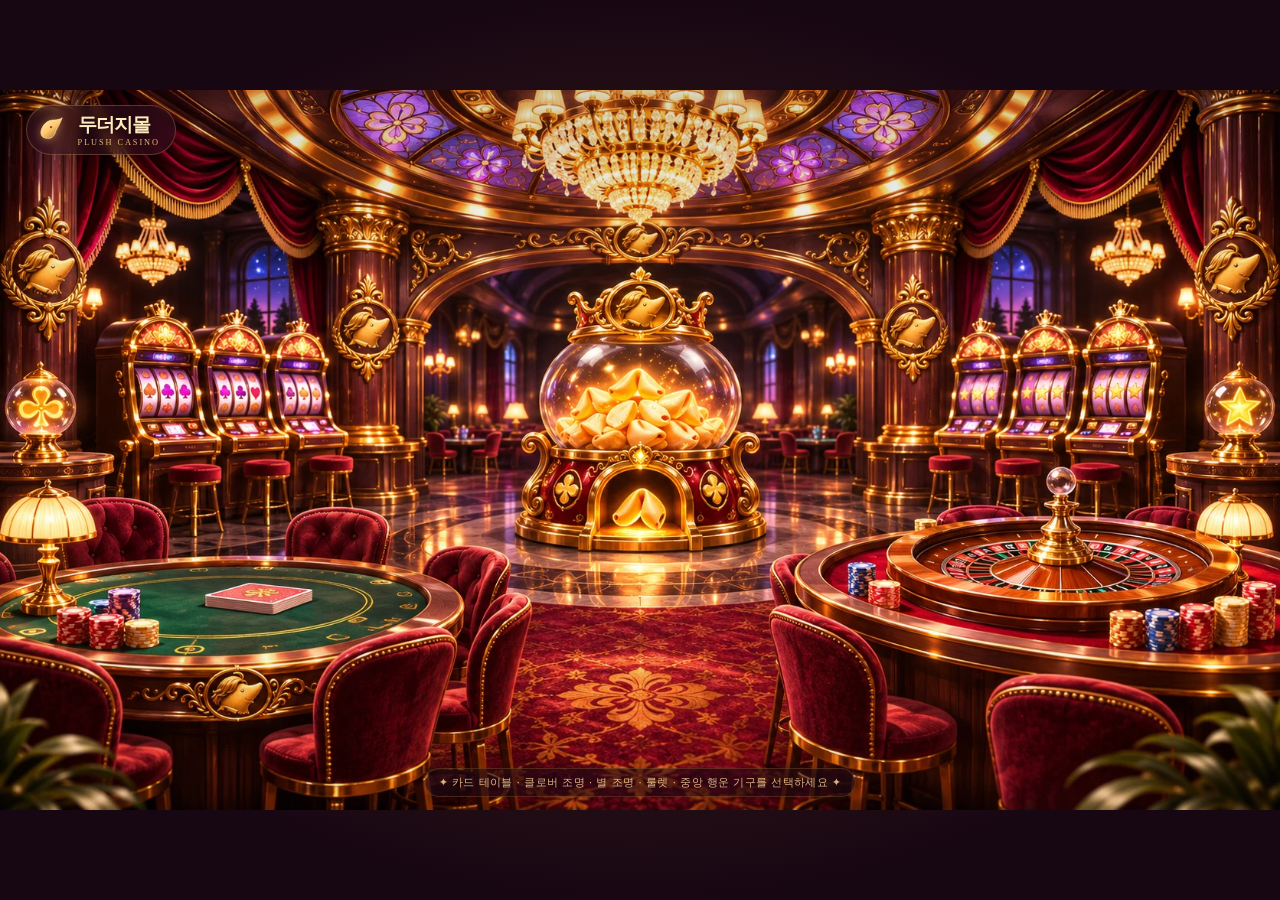
<file: index.html>
<!doctype html>
<html lang="ko">
<head>
  <meta charset="utf-8">
  <meta name="viewport" content="width=device-width,initial-scale=1">
  <meta name="theme-color" content="#1b0b16">
  <meta name="description" content="두더지몰 황금 카지노 — 카드 테이블에서 카드게임, 클로버 조명에서 보스 사전, 별 조명에서 카드 사전을 만나보세요.">
  <title>두더지몰 | 황금 카지노 라운지</title>
  <link rel="preload" as="image" href="/assets/scenes/casino-moles-gold.webp">
  <style>
    :root {--gold:#ffe4ad;--gold2:#b57b37;--burgundy:#431522;--cream:#fff4dc}
    * {box-sizing:border-box}
    html,body {margin:0;min-width:300px}
    body {background:#150914;color:var(--cream);font-family:Pretendard,"Noto Sans KR","Apple SD Gothic Neo",system-ui,sans-serif}
    a {color:inherit;text-decoration:none}
    .lobby {min-height:100svh;display:flex;align-items:center;justify-content:center;background:radial-gradient(ellipse,#442017 0,#170713 72%)}
    .scene {position:relative;width:min(100%,177.58svh);aspect-ratio:1648/928;flex:none;background:#2a101a url('/assets/scenes/casino-moles-gold.webp') center/100% 100% no-repeat;isolation:isolate;overflow:visible}
    .scene::before {content:"";position:absolute;inset:0;z-index:0;pointer-events:none;background:linear-gradient(180deg,rgba(10,5,13,.16),transparent 28%,transparent 70%,rgba(10,5,13,.08))}
    .identity {position:absolute;left:2%;top:2.2%;z-index:7;display:flex;align-items:center;gap:10px;padding:6px 15px 7px 9px;border:1px solid #e8bc7844;border-radius:999px;background:#290e1d9c;box-shadow:0 5px 18px #15030b66;backdrop-filter:blur(6px)}
    .identity-icon {width:32px;height:32px;filter:drop-shadow(0 1px 5px #f7b45891)}
    .identity b {font-size:clamp(14px,1.5vw,23px);letter-spacing:-.05em;color:#ffebbb;font-family:Georgia,"Noto Serif KR",serif;text-shadow:0 2px 7px #170a10}
    .identity small {display:block;font-family:Georgia,serif;font-size:clamp(7px,.65vw,10px);letter-spacing:.23em;color:#e2ba71}
    .hover-help {position:absolute;left:50%;bottom:1.8%;transform:translateX(-50%);z-index:1;margin:0;padding:6px 13px;white-space:nowrap;color:#f4cf9a;font-size:clamp(9px,.87vw,12px);letter-spacing:.03em;text-shadow:0 2px 7px #14050c;background:#200b18a6;border:1px solid #cb934043;border-radius:100px;pointer-events:none;opacity:.85}
    /* All hit targets are physically positioned on the scene's actual objects. */
    .zone {position:absolute;z-index:4;display:block;background:transparent;border:0;outline-offset:2px;color:inherit;cursor:pointer}
    .zone::before {content:"";position:absolute;inset:1%;pointer-events:none;border-radius:22%;border:clamp(3px,.35vw,6px) solid white;box-shadow:0 0 0 2px #241523cc,0 0 18px #fff9;opacity:0}
    .zone:is(:hover,:focus-visible)::before {opacity:1}
    .zone:focus-visible {outline:none}
    .zone-cards {left:0%;top:59%;width:43%;height:36%}
    .zone-arcade{left:67%;top:31%;width:24%;height:25%;z-index:6;display:flex;align-items:end;justify-content:center;padding-bottom:2%}
    .zone-arcade::before{border-radius:24px}
    .arcade-label{bottom:4%;pointer-events:none;display:block;text-align:center;background:#281020d9;border:1px solid #e8bf79;border-radius:12px;padding:6px 12px;font-weight:900;font-size:clamp(10px,1.1vw,15px);color:#ffe3a9;text-shadow:0 2px 4px #1f0817;box-shadow:0 0 18px #e5ac5755}
    .arcade-label small{display:block;font-size:clamp(7px,.65vw,9px);color:#f2c6a6}
    .zone-clover {left:0%;top:37%;width:7%;height:17%;border-radius:50%}
    .zone-star {right:0%;top:37%;width:7%;height:17%;border-radius:50%}
    .zone-hunt {left:61%;top:56%;width:39%;height:38%}
    .zone-fortune {left:38.5%;top:26.5%;width:23%;height:39%}
    .hint {position:absolute;left:50%;z-index:5;transform:translate(-50%,12px);pointer-events:none;opacity:0;visibility:hidden;transition:opacity .19s,transform .19s,visibility .19s;background:linear-gradient(145deg,#4b1726f2,#210c1bf4);color:#ffeed2;box-shadow:0 13px 35px #10050cbf,0 0 20px #ffc46d45;border:1.5px solid #f8cf85;border-radius:15px;backdrop-filter:blur(8px);text-align:center;white-space:nowrap}
    .zone:is(:hover,:focus-visible) .hint {opacity:1;visibility:visible;transform:translate(-50%,0);pointer-events:none}
    .hint-name {display:block;font-weight:900;font-size:clamp(13px,1.15vw,17px);letter-spacing:-.03em}
    .hint-sub {display:block;margin-top:2px;font-size:clamp(10px,.84vw,12px);color:#edc89f}
    .single-hint {top:-6%;padding:12px 20px}
    .zone-fortune .single-hint {top:-6%}
    .zone-hunt .single-hint {top:-13%}
    .zone-clover .single-hint {top:100%;left:25%}
    .zone-star .single-hint {top:100%;left:75%}
    .table-menu {top:-65%;width:clamp(230px,19vw,310px);padding:12px;text-align:left}
    .table-menu .group-title {display:block;padding:2px 7px 9px;color:#ffd18d;font-size:12px;font-weight:850;letter-spacing:.05em}
    .table-menu a {display:flex;align-items:center;justify-content:space-between;gap:10px;padding:9px 11px;border-radius:10px;border:1px solid transparent;white-space:nowrap;transition:background .15s,border-color .15s,transform .15s}
    .table-menu a:hover,.table-menu a:focus-visible {background:#ffc76d20;border-color:#ffd3937d;transform:translateX(3px);outline:0}
    .table-menu a span {font-size:13px;font-weight:800}
    .table-menu a small {font-size:10px;color:#d8b198}
    .table-menu a:last-child {margin-bottom:0}
    .mobile-dock {display:none}
    @media(max-width:850px) and (min-width:641px){.table-menu{top:-80%;width:245px}.identity{gap:6px}.identity-icon{width:26px;height:26px}.hover-help{bottom:.6%}}
    /* A phone has no hover: one unobtrusive disclosure button provides the same 5 routes. */
    @media(max-width:640px){
      .lobby{display:block;min-height:100svh}
      .scene{height:84svh;min-height:500px;width:100%;aspect-ratio:auto;background-size:auto 100%;background-position:center}
      .scene::before{background:linear-gradient(180deg,#180a1880,transparent 32%,transparent 72%,#17091566)}
      .identity{left:13px;top:15px;padding:6px 12px}
      .identity b{font-size:19px}.identity small{font-size:8px}
      .scene nav[aria-label="카지노 기구 선택"] {display:none}
      .hover-help{bottom:9px;font-size:11px;white-space:normal;text-align:center;width:calc(100% - 30px)}
      .mobile-dock{display:block;position:fixed;z-index:15;right:15px;bottom:18px}
      .mobile-dock summary{list-style:none;cursor:pointer;border-radius:100px;padding:13px 18px;background:linear-gradient(135deg,#f7d999,#cb8a3c);box-shadow:0 8px 30px #14040cd6;color:#30131d;border:2px solid #fff1c2;font-weight:950;font-size:13px}
      .mobile-dock summary::-webkit-details-marker{display:none}
      .mobile-dock[open] summary{border-radius:100px 100px 12px 12px}
      .mobile-links{position:absolute;right:0;bottom:100%;width:min(310px,calc(100vw - 30px));margin-bottom:9px;padding:10px;background:#2c0e20f7;border:1px solid #dfaf68;box-shadow:0 15px 38px #050104d9;backdrop-filter:blur(14px);border-radius:16px;display:grid;gap:4px}
      .mobile-links strong{font-size:12px;color:#f7c579;padding:8px 8px 4px}
      .mobile-links a{display:flex;gap:10px;align-items:center;border-radius:9px;padding:12px 14px;font-size:14px;font-weight:800}
      .mobile-links a:hover,.mobile-links a:focus-visible{background:#f1c7782b;outline:1px solid #f7c77f}
    }
    @media(prefers-reduced-motion:reduce){*,*::before{transition:none!important}}
  </style>
</head>
<body>
 <main class="lobby">
  <section class="scene" aria-label="금빛 두더지 문장으로 장식한 카지노 라운지. 카드 테이블, 룰렛 테이블, 중앙 행운 기구를 선택하세요.">
   <div class="identity" aria-label="두더지몰 PLUSH CASINO">
    <svg class="identity-icon" viewBox="0 0 100 100" aria-hidden="true"><defs><linearGradient id="g" x2=".8" y2="1"><stop stop-color="#fff1bd"/><stop offset=".55" stop-color="#ffc76a"/><stop offset="1" stop-color="#a66a27"/></linearGradient></defs><path fill="url(#g)" stroke="#ffe8ad" stroke-width="2" d="M16 52C22 32 36 18 57 19C68 19 75 16 82 12C76 28 67 44 62 53C58 68 50 78 35 76C21 75 13 68 16 52Z"/><circle cx="47" cy="41" r="3.8" fill="#9e483b"/></svg>
    <span><b>두더지몰</b><small>PLUSH CASINO</small></span>
   </div>
   <nav aria-label="카지노 기구 선택">
     <a class="zone zone-arcade" href="/arcade/" aria-label="오른쪽 슬롯머신: 랜덤 단판 미니게임 4종"><span class="hint arcade-label">🎰 PLUSH ARCADE<small>랜덤 단판 미니게임 · 4종</small></span></a>
     <a class="zone zone-cards" href="/battle/" aria-label="왼쪽 카드 테이블: 카드게임">
       <span class="hint single-hint"><span class="hint-name">🃏 카드게임</span><span class="hint-sub">카드 배틀 입장</span></span>
     </a>
     <a class="zone zone-clover" href="/bosses/" aria-label="왼쪽 클로버 조명: 보스 사전">
       <span class="hint single-hint"><span class="hint-name">🍀 보스 사전</span><span class="hint-sub">보스 정보 보기</span></span>
     </a>
     <a class="zone zone-star" href="/cards/" aria-label="오른쪽 별 조명: 카드 사전">
       <span class="hint single-hint"><span class="hint-name">⭐ 카드 사전</span><span class="hint-sub">캐릭터 카드 보기</span></span>
     </a>
     <a class="zone zone-hunt" href="/minigame/" aria-label="오른쪽 룰렛 테이블: 거대 동물 사냥">
       <span class="hint single-hint"><span class="hint-name">🎯 거대 동물 사냥</span><span class="hint-sub">보스와 전투하기</span></span>
     </a>
     <a class="zone zone-fortune" href="/fortune/" aria-label="중앙 황금 행운 기구: 오늘은 두더지굴! 포춘쿠키 운세">
       <span class="hint single-hint"><span class="hint-name">🥠 오늘은 두더지굴!</span><span class="hint-sub">포춘쿠키 운세 뽑기</span></span>
     </a>
   </nav>
   <p class="hover-help">✦ 카드 테이블 · 클로버 조명 · 별 조명 · 룰렛 · 중앙 행운 기구를 선택하세요 ✦</p>
  </section>
  <details class="mobile-dock"><summary>✦ 게임 메뉴</summary><nav class="mobile-links" aria-label="모바일 게임 메뉴">
    <strong>오른쪽 슬롯머신</strong><a href="/arcade/">🎰 PLUSH ARCADE · 랜덤 단판 4종</a>
    <strong>♠ 카드 테이블</strong>
    <a href="/battle/">🃏 카드게임</a>
    <strong>조명 사전</strong>
    <a href="/bosses/">🍀 클로버 조명 · 보스 사전</a>
    <a href="/cards/">⭐ 별 조명 · 카드 사전</a>
    <strong>다른 게임</strong>
    <a href="/minigame/">🎯 거대 동물 사냥</a>
    <a href="/fortune/">🥠 오늘은 두더지굴!</a>
  </nav></details>
 </main>
 <script>
   document.addEventListener('keydown',function(e){
     if(e.key==='Escape'){
       const dock=document.querySelector('.mobile-dock[open]');
       if(dock){dock.open=false;e.preventDefault()}
     }
   });
   document.addEventListener('pointerdown',function(e){
     const dock=document.querySelector('.mobile-dock[open]');
     if(dock&&!dock.contains(e.target))dock.open=false;
   });
 </script>
</body>
</html>
</file>
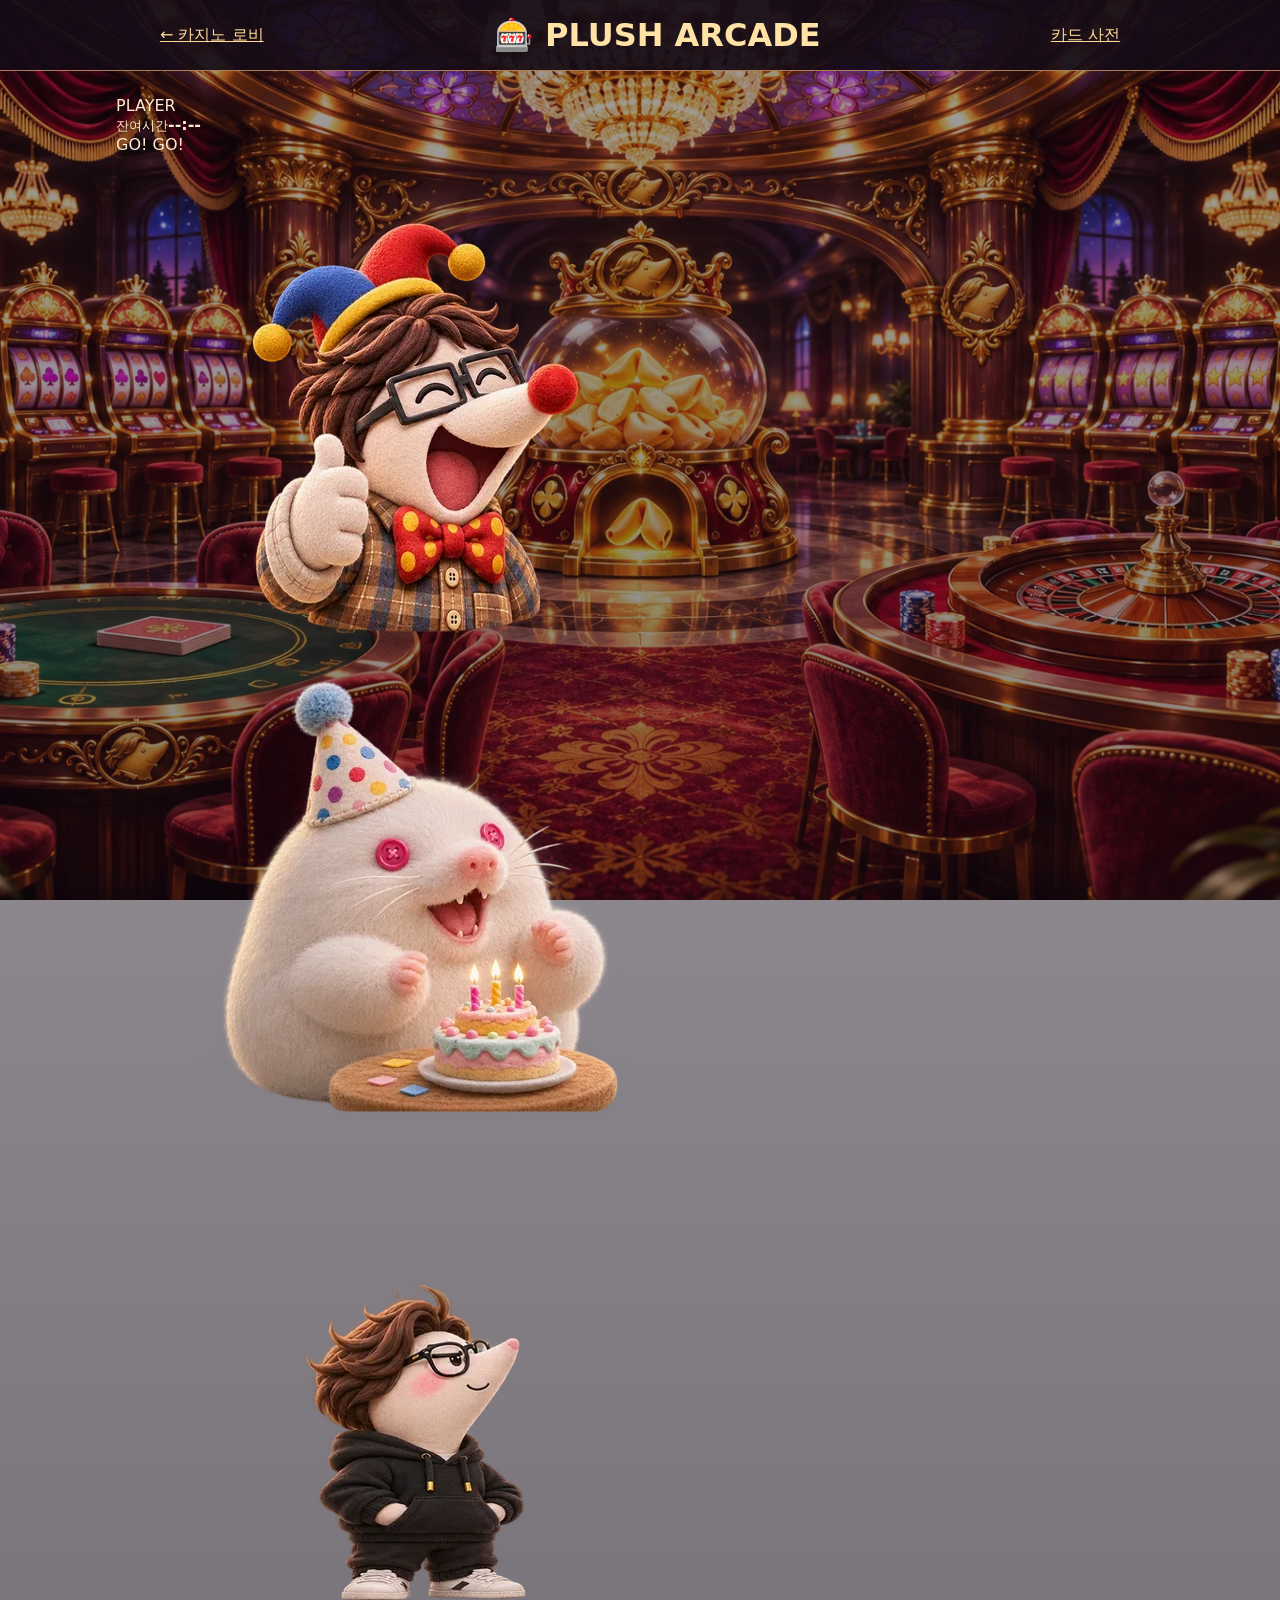
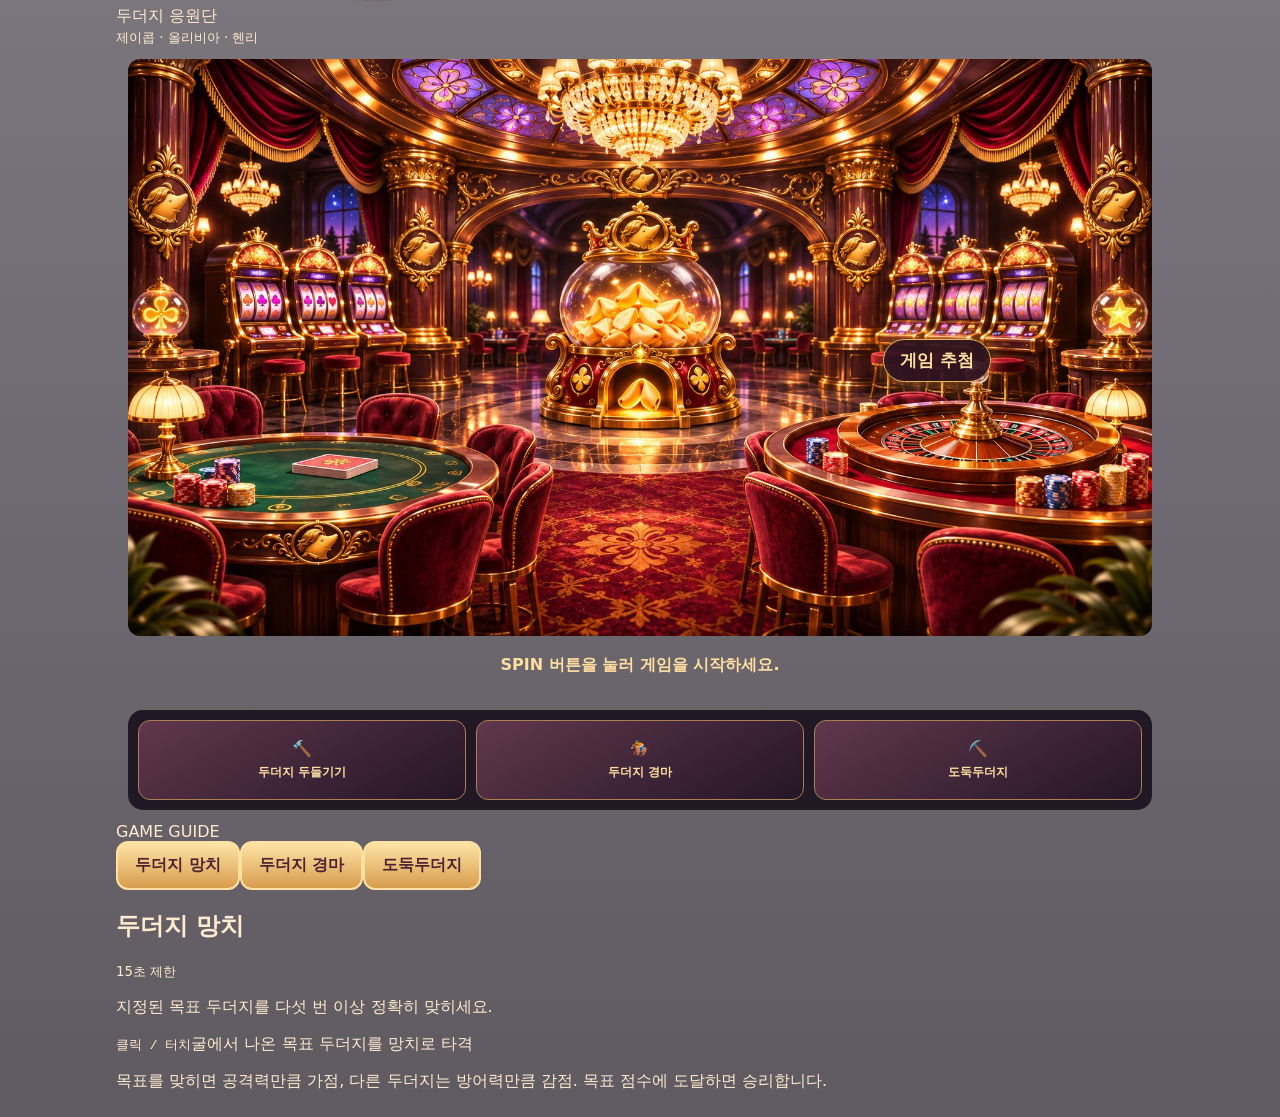
<file: arcade/index.html>
<!doctype html><html lang="ko"><head><meta charset="utf-8"><meta name="viewport" content="width=device-width,initial-scale=1"><title>PLUSH ARCADE | 두더지몰</title><link rel="stylesheet" href="/arcade/style.css?v=hud-1"></head><body><header><a href="/">← 카지노 로비</a><h1>🎰 PLUSH ARCADE</h1><a href="/cards/">카드 사전</a></header><main class="arcade-layout"><aside id="arcade-left" class="arcade-side"><div class="arcade-side-title">PLAYER</div><div class="arcade-timer"><small>잔여시간</small><strong id="arcade-time">--:--</strong><div class="arcade-time-track"><i id="arcade-time-fill"></i></div></div><div id="arcade-player"></div></aside><section class="machine"><div class="casino-stage"><div class="cabinet"><div class="reels"><span></span><span></span><span></span></div><button id="spin" aria-label="오른쪽 슬롯머신 돌리기">게임 추첨</button></div></div><div id="status" role="status" aria-live="polite">SPIN 버튼을 눌러 게임을 시작하세요.</div><section id="game" hidden></section><section id="result" hidden><h2 id="outcome"></h2><p id="details"></p><button id="next">다음 판 뽑기</button> <a href="/">로비로</a></section><aside class="types"><div>🔨<b>두더지 두들기기</b></div><div>🏇<b>두더지 경마</b></div><div>⛏️<b>도둑두더지</b></div></aside></section><aside id="arcade-right" class="arcade-side"><div class="arcade-side-title">GAME GUIDE</div><nav id="arcade-rule-tabs"></nav><h2 id="arcade-rule-name"></h2><small id="arcade-rule-duration"></small><p id="arcade-rule-goal"></p><div id="arcade-rule-controls"></div><p id="arcade-rule-detail"></p></aside></main><script src="/arcade/hud.js?v=1"></script><script src="/arcade/thief.js?v=hud-1"></script><script src="/arcade/game.js?v=hud-1"></script></body></html>
</file>
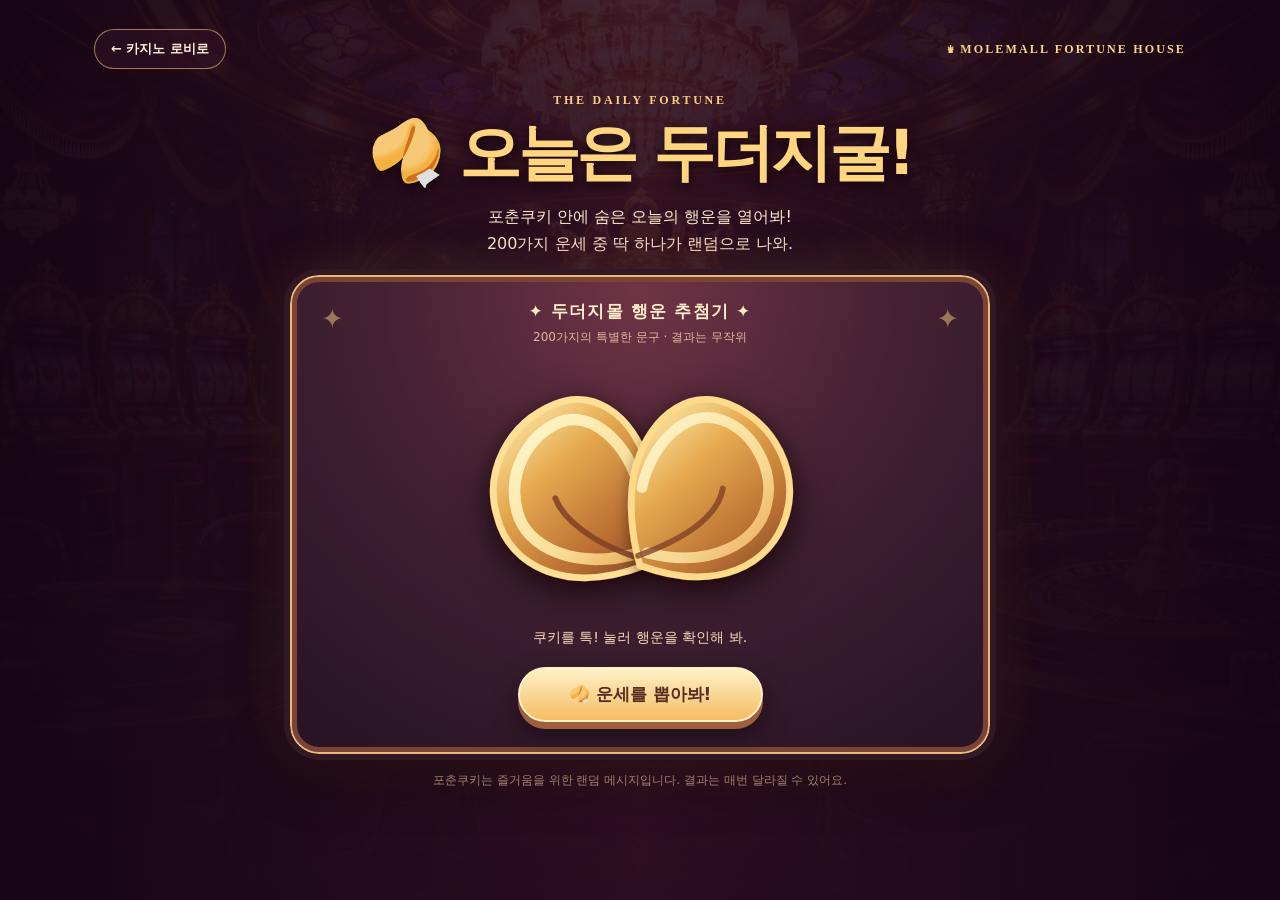
<file: fortune/index.html>
<!doctype html>
<html lang="ko">
<head>
<meta charset="utf-8">
<meta name="viewport" content="width=device-width, initial-scale=1">
<meta name="theme-color" content="#2a101f">
<title>오늘은 두더지굴! | 포춘쿠키 운세뽑기</title>
<style>
  :root{--gold:#ffd68e;--ink:#2e1923;--cream:#fff3db;--rose:#a9455a}
  *{box-sizing:border-box}html{min-height:100%}
  body{margin:0;min-height:100vh;color:var(--cream);font-family:Pretendard,"Noto Sans KR","Apple SD Gothic Neo",system-ui,sans-serif;background:#1f0b19;position:relative;overflow-x:hidden}
  body::before{content:"";position:fixed;inset:0;background:linear-gradient(90deg,#160514ed,#310f23c6,#160514ed),linear-gradient(180deg,#17071388,#170713f2),url('/assets/scenes/casino-lounge.webp') center/cover;z-index:-1}
  button,a{font:inherit}a{color:inherit;text-decoration:none}
  [hidden]{display:none!important}
  .topbar{max-width:1140px;margin:auto;padding:29px 24px 8px;display:flex;align-items:center;justify-content:space-between;gap:12px}
  .back{display:inline-flex;align-items:center;gap:8px;padding:10px 16px;background:#310f25aa;border:1px solid #d4a568b7;border-radius:999px;color:#fff0d6;font-size:13px;font-weight:800;transition:transform .18s,background .18s}
  .back:hover,.back:focus-visible{transform:translateX(-3px);background:#63324c}
  .hall-logo{font-family:Georgia,serif;font-size:12px;font-weight:800;letter-spacing:.18em;color:#fbd58d}
  .wrap{max-width:980px;margin:0 auto;min-height:calc(100vh - 130px);padding:8px 20px 40px;display:flex;flex-direction:column;align-items:center;text-align:center;justify-content:flex-start}
  .eyebrow{margin:8px 0 7px;color:#facd84;font:800 12px Georgia,serif;letter-spacing:.23em}
  h1{margin:0;font-weight:900;font-size:clamp(34px,5.2vw,62px);letter-spacing:-.055em;line-height:1.22;text-shadow:0 3px 12px #11050b}
  h1 span{color:#ffd57f}
  .sub{max-width:650px;font-size:clamp(13px,1.6vw,16px);line-height:1.7;color:#ffe7cf;margin:12px auto 18px}
  .machine{position:relative;width:min(100%,700px);padding:23px 24px 30px;border-radius:29px;border:2px solid #e6bb78;outline:6px solid #321825;box-shadow:0 14px 55px #10030bbd,0 0 54px #efb96135,inset 0 0 0 5px #7b4335;background:radial-gradient(circle at 50% 3%,#703446 0,#432133 45%,#281423 96%);overflow:hidden}
  .machine::before,.machine::after{content:"✦";position:absolute;color:#f9ce84;font-size:27px;opacity:.5;top:26px}.machine::before{left:29px}.machine::after{right:29px}
  .machine-title{color:#ffedc9;font-weight:900;font-size:17px;letter-spacing:.07em;margin:0 0 6px}
  .counter{font-size:12px;color:#dfb89a;margin:0 0 3px}
  .cookie-zone{position:relative;height:clamp(205px,32vw,280px);display:grid;place-items:center;perspective:800px}
  .cookie-btn{position:relative;width:clamp(230px,49vw,370px);height:clamp(170px,26vw,260px);cursor:pointer;background:none;border:0;padding:0;touch-action:manipulation;filter:drop-shadow(0 11px 18px #11070ba6);transition:filter .18s,transform .18s}
  .cookie-btn:hover:not(:disabled),.cookie-btn:focus-visible{filter:drop-shadow(0 11px 24px #edb65ca6);transform:scale(1.04);outline:2px dashed #ffd18c;outline-offset:9px;border-radius:25px}
  .cookie-btn:disabled{cursor:default}.cookie-btn svg{width:100%;height:100%;overflow:visible;display:block}
  .cookie-left,.cookie-right{transition:transform .76s cubic-bezier(.18,.9,.25,1.35);transform-box:fill-box;transform-origin:center}
  .opened .cookie-left{transform:translate(-43px,-18px) rotate(-28deg)}
  .opened .cookie-right{transform:translate(46px,-20px) rotate(31deg)}
  .fortune-slip{transition:transform .7s cubic-bezier(.2,.8,.2,1.2),opacity .4s;transform:translateY(38px) scale(.65);opacity:0;transform-origin:center}
  .opened .fortune-slip{transform:translateY(-14px) scale(1);opacity:1}
  .spark{position:absolute;pointer-events:none;opacity:0;top:45%;left:50%;width:7px;height:10px;border-radius:2px;background:var(--c,#ffd793);transform:rotate(var(--ang,0deg))}
  .opened .spark{animation:burst .8s ease-out var(--delay,0s) both}
  @keyframes burst{0%{opacity:0;transform:translate(0,0) rotate(0) scale(.3)}20%{opacity:1}100%{opacity:0;transform:translate(var(--tx,30px),var(--ty,-80px)) rotate(720deg) scale(1)}}
  .hint{font-size:14px;color:#f9d9b9;min-height:24px;margin:0 0 14px}
  .main-button,.again{cursor:pointer;background:linear-gradient(180deg,#fff0c6,#f4bd64);border:2px solid #fff1c5;color:#572d22;border-radius:999px;font-weight:900;box-shadow:0 7px 0 #9f5f3f,0 13px 25px #10040d8c;transition:transform .15s,box-shadow .15s}
  .main-button{padding:14px 32px;font-size:17px;min-width:245px}.again{padding:12px 25px;font-size:15px}
  .main-button:hover:not(:disabled),.again:hover{transform:translateY(-3px);box-shadow:0 10px 0 #9f5f3f,0 16px 26px #10040d90}
  .main-button:active:not(:disabled),.again:active{transform:translateY(5px);box-shadow:0 2px 0 #9f5f3f}
  .main-button:disabled{filter:grayscale(.7);opacity:.7;cursor:wait}
  .fortune-result{margin:17px auto 0;padding:24px 25px 26px;text-align:center;background:linear-gradient(135deg,#fff9ea,#ffe9c6);color:#412622;border-radius:20px;border:3px solid #f2c87e;box-shadow:0 13px 30px #1d071a99,inset 0 0 0 5px #fff8e6;max-width:650px;width:100%;animation:reveal .58s ease-out}
  @keyframes reveal{from{opacity:0;transform:translateY(14px) scale(.96)}to{opacity:1;transform:translateY(0) scale(1)}}
  .fortune-result .seal{font-size:26px;color:#c28b33}.fortune-result .category{margin:6px 0;color:#95533b;font-weight:900;font-size:14px}.fortune-result .message{font-size:clamp(18px,2.5vw,25px);font-weight:800;line-height:1.6;letter-spacing:-.025em;word-break:keep-all;margin:8px auto 16px;max-width:550px}.fortune-result .code{font:800 12px Georgia,serif;color:#987457;letter-spacing:.1em}
  .result-actions{margin-top:18px;display:flex;justify-content:center;gap:14px;align-items:center;flex-wrap:wrap}
  .footnote{margin:18px 0 0;color:#d0a991;font-size:12px}
  @media(max-width:600px){.topbar{padding:16px 15px 0}.hall-logo{font-size:10px}.wrap{padding:12px 15px 32px;min-height:calc(100vh - 80px)}.sub{margin-bottom:17px}.machine{padding:20px 12px 25px;border-radius:23px}.machine-title{font-size:15px}.fortune-result{padding:18px 14px}.footnote{line-height:1.5}}
  @media(prefers-reduced-motion:reduce){*,*::before,*::after{animation:none!important;transition:none!important}}
</style>
</head>
<body>
  <header class="topbar"><a class="back" href="/">← 카지노 로비로</a><span class="hall-logo">♛ MOLEMALL FORTUNE HOUSE</span></header>
  <main class="wrap">
    <p class="eyebrow">THE DAILY FORTUNE</p>
    <h1>🥠 <span>오늘은 두더지굴!</span></h1>
    <p class="sub">포춘쿠키 안에 숨은 오늘의 행운을 열어봐!<br>200가지 운세 중 딱 하나가 랜덤으로 나와.</p>
    <section class="machine" aria-label="포춘쿠키 운세 추첨기">
      <p class="machine-title">✦ 두더지몰 행운 추첨기 ✦</p>
      <p class="counter">200가지의 특별한 문구 · 결과는 무작위</p>
      <div class="cookie-zone">
        <button class="cookie-btn" id="cookie" type="button" aria-label="포춘쿠키 깨기" disabled>
          <svg viewBox="0 0 380 255" role="img" aria-label="황금 포춘쿠키" xmlns="http://www.w3.org/2000/svg">
            <defs>
              <linearGradient id="cookieFill" x1=".1" y1="0" x2=".88" y2="1"><stop offset="0" stop-color="#fff0b3"/><stop offset=".37" stop-color="#e6aa50"/><stop offset=".78" stop-color="#b96e31"/><stop offset="1" stop-color="#86502b"/></linearGradient>
              <linearGradient id="cookieShine" x1="0" y1="0" x2="1" y2="1"><stop offset="0" stop-color="#fffbd6"/><stop offset=".65" stop-color="#ffe6a0"/><stop offset="1" stop-color="#f4b965"/></linearGradient>
              <filter id="shadow" x="-40%" y="-40%" width="180%" height="180%"><feDropShadow dx="0" dy="6" stdDeviation="7" flood-color="#210509" flood-opacity=".45"/></filter>
            </defs>
            <g class="fortune-slip" filter="url(#shadow)"><rect x="147" y="25" width="90" height="143" rx="7" fill="#fff8e5" stroke="#e9ba6a" stroke-width="3"/><path d="M160 49h64M160 66h64M160 82h55M160 97h60M160 115h43" stroke="#ceaa80" stroke-width="3" stroke-linecap="round"/><text x="190" y="145" font-size="30" text-anchor="middle">✦</text></g>
            <g class="cookie-left" filter="url(#shadow)"><path d="M195 206C117 236 56 209 43 155 30 111 53 60 103 40c44-18 86 19 97 72 5 24 4 60-5 94z" fill="url(#cookieFill)" stroke="#ffdf96" stroke-width="7"/><path d="M189 193C123 212 73 187 64 151 53 111 75 73 107 59c34-13 72 23 82 67" fill="none" stroke="url(#cookieShine)" stroke-width="12" stroke-linecap="round" opacity=".92"/><path d="M190 199C140 183 111 158 103 137" stroke="#804025" stroke-width="6" stroke-linecap="round" fill="none" opacity=".85"/></g>
            <g class="cookie-right" filter="url(#shadow)"><path d="M190 206c79 29 135 0 150-51 13-44-10-95-59-115-45-18-86 19-97 72-5 24-4 60 6 94z" fill="url(#cookieFill)" stroke="#ffda8b" stroke-width="7"/><path d="M197 193c66 17 115-11 123-49 9-35-13-75-45-87-36-14-73 23-83 69" fill="none" stroke="url(#cookieShine)" stroke-width="11" stroke-linecap="round" opacity=".85"/><path d="M188 196c47-17 82-40 87-69" stroke="#804025" stroke-width="6" stroke-linecap="round" fill="none" opacity=".78"/></g>
          </svg>
          <span class="spark" style="--tx:-120px;--ty:-88px;--ang:50deg;--c:#ffe99e"></span><span class="spark" style="--tx:-80px;--ty:-125px;--delay:.04s;--c:#ff7196"></span><span class="spark" style="--tx:65px;--ty:-130px;--delay:.08s;--c:#a1d7fb"></span><span class="spark" style="--tx:130px;--ty:-80px;--delay:.1s;--c:#ffe99e"></span><span class="spark" style="--tx:-160px;--ty:15px;--delay:.07s;--c:#ffd087"></span><span class="spark" style="--tx:150px;--ty:30px;--delay:.1s;--c:#ff7196"></span><span class="spark" style="--tx:-40px;--ty:-160px;--delay:.04s;--c:#d4a4fc"></span><span class="spark" style="--tx:34px;--ty:145px;--delay:.08s;--c:#ffd087"></span>
        </button>
      </div>
      <p class="hint" id="hint" role="status">행운의 쿠키를 준비하는 중…</p>
      <button class="main-button" id="draw" type="button" disabled>🥠 운세를 뽑아봐!</button>
      <section class="fortune-result" id="result" aria-live="polite" aria-atomic="true" hidden>
        <div class="seal" aria-hidden="true">✦ ✧ ✦</div>
        <div class="category" id="category"></div>
        <p class="message" id="message"></p>
        <span class="code" id="code"></span>
        <div class="result-actions"><button class="again" id="again" type="button">✧ 한 번 더 뽑기</button></div>
      </section>
    </section>
    <p class="footnote">포춘쿠키는 즐거움을 위한 랜덤 메시지입니다. 결과는 매번 달라질 수 있어요.</p>
  </main>
  <script src="/fortune/fortune.js" defer></script>
</body>
</html>
</file>
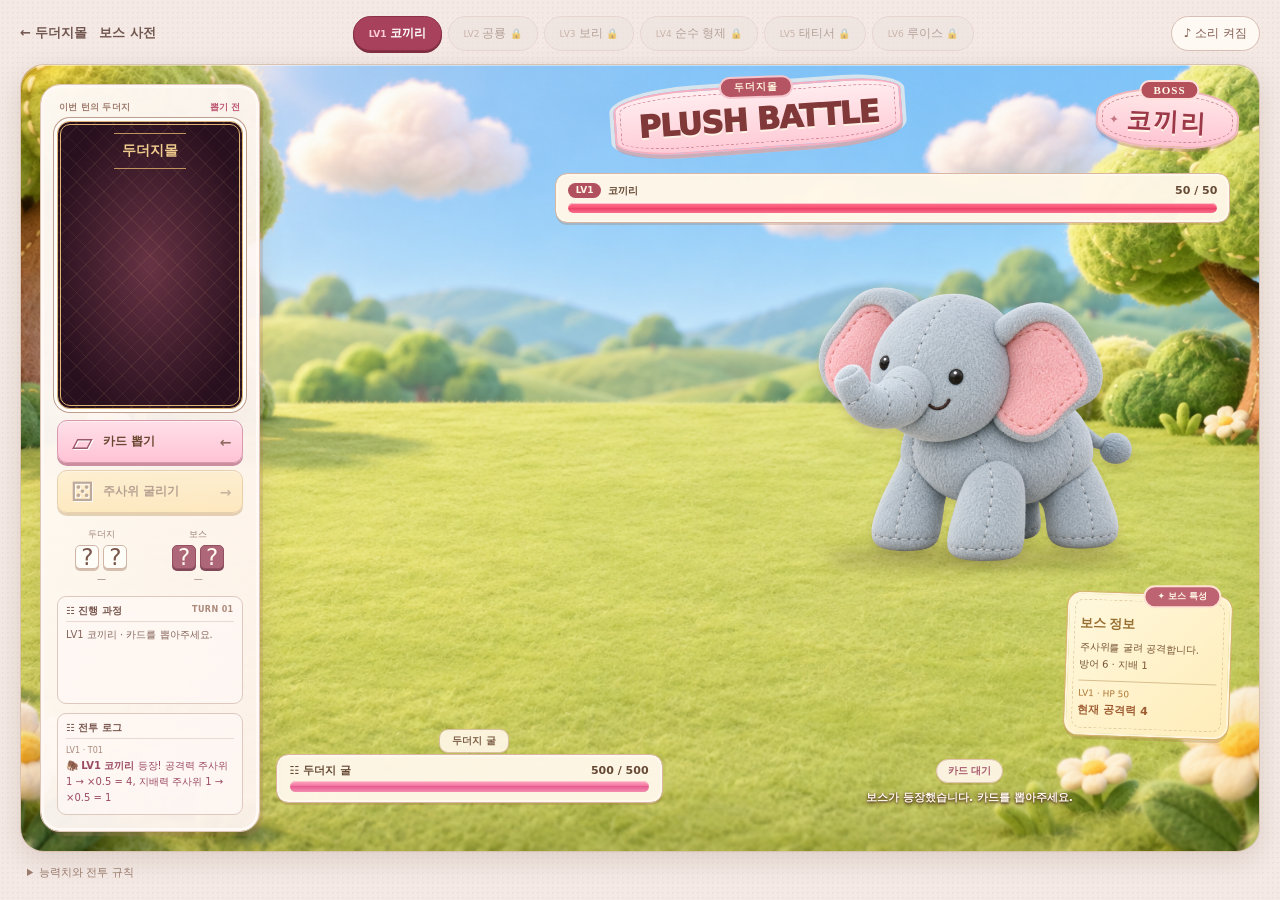
<file: minigame/index.html>
<!doctype html>
<html lang="ko">
<head>
  <meta charset="utf-8">
  <meta name="viewport" content="width=device-width, initial-scale=1">
  <meta name="theme-color" content="#f7e6e6">
  <title>PLUSH BATTLE · 두더지몰</title>
  <link rel="stylesheet" href="../src/minigame.css?v=fix-stage-20261126">

<link rel="stylesheet" href="../src/character-fx.css?v=fix-stage-20261126"> <!-- MOLEMALL_CHARACTER_FX -->
<link rel="stylesheet" href="../src/executive-frame.css?v=fix-stage-20261126">
<link rel="stylesheet" href="../src/character-dictionary.css?v=fix-stage-20261126">
<link rel="stylesheet" href="../src/arena-presentation.css?v=fix-stage-20261126">
</head>
<body>
<main class="game-shell">
  <header class="game-toolbar">
    <div class="game-links"><a class="home-link" href="../" aria-label="두더지몰 홈으로">← 두더지몰</a><a class="home-link" href="../bosses/">보스 사전</a></div>
    <nav id="bossPath" class="boss-path" aria-label="보스 선택"></nav>
    <button id="soundBtn" class="sound-btn" type="button" aria-pressed="false" aria-label="효과음 끄기">♪ <span>소리 켜짐</span></button>
  </header>

  <section class="arena" data-level="1" data-boss="elephant" aria-label="플러시 보스 전투">
    <aside class="control-panel" aria-label="카드와 조작">
      <div class="card-stage">
        <div class="section-label"><span>이번 턴의 두더지</span><span id="cardState">준비</span></div>
        <div id="mole" class="card"><p>카드를 불러오는 중…</p></div>
        <div class="stage" id="stage" aria-live="polite"><div id="stageVisual"></div></div>
      </div>
      <div class="actions">
        <button id="drawBtn" type="button" disabled><span class="button-icon" aria-hidden="true">▱</span><span>카드 뽑기</span><kbd>←</kbd></button>
        <button id="rollBtn" type="button" disabled><span class="button-icon" aria-hidden="true">⚄</span><span>주사위 굴리기</span><kbd>→</kbd></button>
      </div>
      <section class="dice-tray" aria-label="이번 턴의 주사위">
        <div class="dice"><span class="dice-label">두더지</span><div class="die" id="m1">?</div><div class="die" id="m2">?</div><span id="mSum" class="dice-sum">—</span></div>
        <div class="dice boss-dice"><span class="dice-label">보스</span><div class="die" id="b1">?</div><div class="die" id="b2">?</div><span id="bSum" class="dice-sum">—</span></div>
      </section>
      <button id="nextBtn" class="next-btn" type="button" hidden>다음 레벨</button>
      <section id="steps" class="paper-panel">
        <h2>☷ 진행 과정 <span id="turnLabel">TURN 01</span></h2>
        <div id="stepLines" role="status">카드를 뽑으면 전투가 시작됩니다.</div>
      </section>
      <section class="log-panel paper-panel">
        <h2>☷ 전투 로그</h2>
        <div id="log" role="log" aria-label="전투 기록" aria-live="polite"></div>
      </section>
    </aside>

    <div class="battlefield">
      <div class="battle-heading">
        <div class="plush-title"><span>두더지몰</span><h1>PLUSH BATTLE</h1></div>
        <div class="boss-crest"><span>BOSS</span><strong id="bossTitle">코끼리</strong><i aria-hidden="true">✦</i></div>
      </div>
      <div class="boss-health health-panel">
        <div class="arena-hp"><span><b id="bossLevel">LV1</b> <span id="bossBarLabel">코끼리</span></span><span id="arenaBossHp">50 / 50</span></div>
        <div class="hpbar"><div id="arenaBossBar" style="width:100%"></div></div>
      </div>

      <div class="arena-field" aria-label="실시간 전투 애니메이션">
        <img id="denPoison" hidden src="../assets/fx/venom-pool.webp" alt="두더지 굴 중독">
        <img id="molehill" hidden aria-hidden="true" src="../assets/scenes/molehill.webp" alt="두더지 굴">
        <div id="arenaMole" class="fighter">
          <div id="arenaMoleName" class="name">출전 준비</div>
          <div id="arenaMoleArt" class="hero-art"></div>
        </div>
        <div id="arenaBoss" class="fighter">
          <div id="arenaBossName" class="sr-only">보스</div>
          <div id="oilPool" aria-hidden="true"></div>
          <div id="arenaBossArt" class="monster"></div>
          <div id="cottonTears" class="cotton-tears" aria-hidden="true"></div>
          <div id="oilDrops" class="oil-drops" aria-hidden="true"></div>
        </div>
        <div id="damageFloat" aria-live="polite"></div>
        <div id="impactBurst" aria-hidden="true">✦</div>
      </div>

      <aside class="passive-panel" aria-label="보스 특성">
        <div class="passive-ribbon">✦ 보스 특성</div>
        <h2 id="passiveTitle">보스 정보</h2>
        <p id="passiveText">보스의 특성을 확인하세요.</p>
        <div class="passive-numbers"><span id="passiveStack"></span><strong id="passiveAttack"></strong></div>
        <span class="oil-spot" aria-hidden="true"></span>
      </aside>

      <div class="den-health health-panel">
        <div class="arena-hp"><span>☷ 두더지 굴</span><span id="arenaDenHp">500 / 500</span></div>
        <div class="hpbar"><div id="arenaDenBar" style="width:100%"></div></div>
      </div>
      <div class="battle-status"><span id="phaseBadge">카드 대기</span><p id="arenaStatus" role="status">전투를 준비하고 있어요.</p></div>
      <div id="resultBanner" hidden role="status"></div>
      <span class="scene-label" aria-hidden="true"></span>
    </div>
  </section>

  <details class="battle-details">
    <summary>능력치와 전투 규칙</summary>
    <div class="detail-grid"><section id="boss" class="boss-info"></section><section id="den" class="den-info"></section><p>더블: 공격력 ×2<br>합이 10: 지배력 ×2<br>곱이 6 또는 16: 공감력 ×2<br><small>보스를 쓰러뜨리면 다음 레벨이 열립니다.<br>열린 레벨은 다시 선택할 수 있어요.<br>최종 보스까지 승리하면 사냥을 완료합니다.</small></p></div>
  </details>
</main>
<script type="module" src="../src/minigame.js?v=fix-stage-20261126"></script>
</body>
</html>
</file>
<file: arcade/style.css>
*{box-sizing:border-box}body{margin:0;min-height:100vh;background:radial-gradient(ellipse at top,#75415e,#291128 60%,#16091a);color:#ffebcf;font-family:system-ui,"Apple SD Gothic Neo",sans-serif}header{display:flex;align-items:center;justify-content:space-between;gap:15px;padding:16px max(18px,calc((100vw - 960px)/2));border-bottom:1px solid #ad7c58;background:#210d22}header h1{font-size:clamp(18px,4vw,32px);margin:0;color:#ffe2a5}a{color:#ffda97}main{max-width:940px;margin:25px auto;padding:0 16px}.machine{text-align:center;border:3px solid #dda960;border-radius:25px;background:linear-gradient(150deg,#592444,#1e0f29);padding:22px;box-shadow:0 0 45px #e5a85c30}.machine h2{color:#ffda93}.machine>p{color:#dcb4c7}.reels{display:flex;gap:10px;max-width:560px;margin:25px auto}.reels span{flex:1;display:grid;place-items:center;background:linear-gradient(#fff3cf,#d7ae72);border:3px solid #e0b86f;border-radius:15px;color:#512439;font-size:clamp(36px,7vw,68px);height:110px}.reels .rolling{animation:roll .12s infinite alternate}@keyframes roll{to{transform:translateY(6px)}}button{font:inherit;font-weight:800;border-radius:12px;border:2px solid #ffe0a3;padding:12px 17px;cursor:pointer;background:linear-gradient(#ffe4a5,#d79c4d);color:#4d2334}button:hover:not(:disabled){filter:brightness(1.1)}button:disabled{opacity:.45;cursor:default}#status{min-height:30px;margin:19px;color:#ffdea1;font-weight:800}#game,#result{padding:20px;border:1px solid #a97758;border-radius:18px;background:#1b0d22;margin-top:18px}#game[hidden],#result[hidden]{display:none}#game p{color:#eac6d2}#result h2{color:#ffe099}.choices{display:grid;grid-template-columns:repeat(3,1fr);gap:10px;margin:16px 0}.choices.four{grid-template-columns:repeat(4,1fr)}.choices button{min-height:86px;background:#56304b;color:#ffe6b9;box-shadow:none}.choices button.chosen{background:#a35f69;border-color:#fff3b0}.holes{display:grid;grid-template-columns:repeat(3,1fr);gap:10px;max-width:490px;margin:20px auto}.holes button{aspect-ratio:1.5;background:radial-gradient(ellipse,#180d1d 30%,#af8455 65%,#66432e);font-size:clamp(34px,6vw,64px);border-radius:50%;border:2px solid #eac17e;color:white;padding:0}.dice{font-size:60px;margin:15px}.track{display:grid;gap:12px;margin:20px 0}.lane{display:grid;grid-template-columns:88px 1fr;align-items:center;gap:10px;text-align:left}.rail{height:32px;border-radius:24px;background:#442840;overflow:hidden;border:1px solid #bb8b68}.runner{width:36px;height:30px;border-radius:50%;display:grid;place-items:center;background:#dbb57c;transition:margin-left .15s linear}.types{display:grid;grid-template-columns:repeat(4,1fr);gap:10px;margin-top:25px}.types div{border:1px solid #774b58;border-radius:12px;background:#3b1b37;padding:14px 6px}.types b{display:block;margin-top:6px;font-size:12px;color:#ffe1a3}@media(max-width:650px){.machine{padding:13px}.types,.choices.four{grid-template-columns:repeat(2,1fr)}.choices{grid-template-columns:1fr}.reels span{height:85px}.lane{grid-template-columns:65px 1fr}}
body{background:linear-gradient(180deg,#190b20d9,#100812f5),url('/assets/scenes/casino-moles-gold.webp') center/cover fixed}main{max-width:1160px}.machine{padding:32px;background:radial-gradient(ellipse at 50% 0,#71334b,#241226 58%);border:2px solid #e8c17b;box-shadow:0 0 0 6px #412535,0 0 0 8px #94683e,0 25px 80px #0009,inset 0 0 65px #0006}.reels{padding:14px;background:#120a14;border:3px double #b68a4c;border-radius:22px}.reels span{background:linear-gradient(90deg,#bd9256,#fff0c7 20%,#fff7df 50%,#d7ae72);box-shadow:inset 0 8px 20px #5d342b77;font-family:Georgia,serif;font-size:clamp(18px,4vw,40px);font-weight:900}.types{grid-template-columns:repeat(5,1fr)}.types div{background:linear-gradient(150deg,#61374d,#241626);border-color:#aa8052;min-height:80px;display:grid;place-content:center}.choices button{background:linear-gradient(145deg,#694252,#2e1b32);border:1px solid #c69b65;box-shadow:0 4px 0 #120a16;min-height:100px}.choices img{filter:drop-shadow(0 6px 5px #0009)}#game{background:radial-gradient(ellipse at top,#4c293b,#170e20 75%);border:2px solid #a67a4d;box-shadow:inset 0 0 35px #0008}#game h2{font-size:28px;letter-spacing:-.04em}.holes button{background:radial-gradient(ellipse at 50% 65%,#100a0c 0 30%,#493124 42%,#a37849 55%,#66442b 75%);box-shadow:0 6px 8px #0008,inset 0 2px 8px #eac38c44;overflow:hidden}.holes img{width:85%;height:85%;object-fit:contain;filter:drop-shadow(0 5px 4px #0009)}.rail{height:68px;background:repeating-linear-gradient(90deg,#5d4135 0 35px,#614638 35px 70px);border:2px solid #a17b50}.runner{width:62px;height:64px;background:transparent}.runner img{width:100%;height:100%;object-fit:contain;filter:drop-shadow(0 5px 3px #0008)}.dice{font-family:Georgia,serif;color:#ffe7ad;text-shadow:0 3px 0 #986239}.thief-hud{display:flex;flex-wrap:wrap;justify-content:center;gap:8px;margin:12px 0}.thief-hud span{background:#170f19;border:1px solid #a17b50;border-radius:8px;padding:8px 14px}.thief-stage{position:relative;border:3px double #d6ae73;border-radius:15px;overflow:hidden;background:#251b17;box-shadow:0 12px 35px #0008}.thief-stage canvas{display:block;margin:auto}.thief-stage:after{content:'';position:absolute;inset:0;pointer-events:none;box-shadow:inset 0 0 35px #0008}.thief-controls button{min-height:48px}.thief-controls{grid-template-columns:repeat(4,1fr)}@media(max-width:650px){.machine{padding:13px}.types{grid-template-columns:repeat(2,1fr)}.thief-controls{grid-template-columns:repeat(2,1fr)}}

body{background:linear-gradient(#150a1866,#100812aa),url('/assets/scenes/casino-moles-gold.webp') center/cover fixed}header{background:#140b16e8}main{max-width:1080px}.machine{background:none;border:0;box-shadow:none;padding:12px}.cabinet{position:relative;max-width:540px;margin:10px auto;padding:26px 30px 34px;border:8px ridge #d6a54c;border-radius:80px 80px 25px 25px;background:linear-gradient(110deg,#5d1529,#a13346 45%,#4a1024);box-shadow:0 20px 45px #000b,inset 0 0 0 4px #e4bd71,inset 0 0 35px #0009}.marquee{border:4px ridge #e5ba65;border-radius:50px 50px 12px 12px;padding:22px 10px;background:radial-gradient(ellipse,#753d29,#230f20);box-shadow:0 0 20px #ffc86d66;color:#ffe8a5}.marquee strong{display:block;font:900 clamp(25px,5vw,45px) Georgia,serif;text-shadow:0 3px #6c351a,0 0 14px #f9b04d}.marquee small{font-size:10px;letter-spacing:3px}.cabinet .reels{margin:18px 0;border:5px ridge #dcb96e;padding:8px;gap:5px;border-radius:12px}.cabinet .reels span{height:100px;font-size:clamp(20px,5vw,38px);border-radius:4px}.console{position:relative;display:flex;align-items:center;justify-content:center;gap:25px;background:linear-gradient(#b58a49,#6c4426);padding:16px;border:3px ridge #e7c47e;border-radius:12px}.console #spin{border-radius:50%;width:100px;height:70px;background:radial-gradient(ellipse at top,#ff7863,#9b152d 75%);color:#fff2ce;border:5px ridge #f0cc7a;box-shadow:0 7px #451525,0 0 18px #ffbd5b66;font:bold 23px Georgia}.coin-slot{width:50px;height:10px;background:#170e12;border:2px solid #e8c57f;border-radius:8px}.lever{width:12px;height:65px;background:linear-gradient(90deg,#695333,#fff0c0,#796037);border-radius:8px;transform:rotate(15deg);position:relative}.lever:before{content:'';position:absolute;top:-13px;left:-10px;width:32px;height:32px;border-radius:50%;background:radial-gradient(circle at 30% 25%,#ffb1a0,#a4172c 60%,#450c1c)}.machine.in-round .cabinet,.machine.in-round .types{display:none}.machine.in-round #status{background:#170e1bdd;border:1px solid #a77a45;border-radius:30px;display:inline-block;padding:10px 24px}.types{background:#160b19d9;padding:10px;border-radius:15px}.dice-table{position:relative;min-height:390px;padding:35px 25px 28px;border:18px solid #663820;border-radius:46% 46% 28px 28px;background:radial-gradient(ellipse at center,#25734f,#10422e 70%,#0b3024);box-shadow:0 0 0 3px #e3b45d,0 0 0 8px #3e2219,0 20px 30px #0009,inset 0 0 45px #0007}.dice-table:before{content:'';position:absolute;inset:12px;border:2px solid #d9c78a88;border-radius:inherit;pointer-events:none}.dice-table .dice{display:flex;justify-content:center;gap:24px;perspective:600px;margin:25px auto 32px}.die{display:grid;grid-template-columns:repeat(3,1fr);grid-template-rows:repeat(3,1fr);width:85px;height:85px;padding:12px;gap:4px;border-radius:15px;background:linear-gradient(135deg,#fffdf0,#d6cbb0);box-shadow:7px 9px 0 #a99a80,12px 17px 12px #0008;transform:rotate(-12deg)}.die:nth-child(2){transform:rotate(14deg)}.pip{width:13px;height:13px;border-radius:50%;align-self:center;justify-self:center;background:#25201e;box-shadow:inset 0 2px 2px #0008}.dice.rolling .die{animation:tumble .18s infinite alternate}@keyframes tumble{to{transform:translateY(-18px) rotate(55deg)}}.dice-table .choices button{background:transparent;border:2px solid #d9c78a;color:#fff1c7;box-shadow:none;min-height:76px;border-radius:5px;font-size:18px}.dice-table .choices button:hover{background:#e7d5a22b}.dice-table .choices button:nth-child(2){color:#ffda78;border-color:#ffda78}.dealer{height:110px;object-fit:contain;filter:drop-shadow(0 8px 6px #0008)}#result{border:3px double #ffda83;background:radial-gradient(ellipse,#6b352b,#1b0d22);box-shadow:0 0 25px #e4a94855}#result h2{font-size:32px;text-shadow:0 0 15px #f7b65d}.holes button img{height:100%;width:100%;object-fit:contain}.runner img{height:100%;width:100%;object-fit:contain}@media(max-width:650px){.dice-table{border-width:9px;padding:20px 10px;border-radius:30px}.dice-table .choices{grid-template-columns:repeat(3,1fr)}.dice-table .choices button{font-size:12px;padding:8px}.cabinet{padding:16px}.die{width:65px;height:65px;padding:8px}.pip{width:10px;height:10px}}

/* Round result stays in the visible viewport, independent of stage height. */
#result:not([hidden]){position:fixed;z-index:100;inset:0;margin:0;padding:24px;display:flex;flex-direction:column;align-items:center;justify-content:center;gap:16px;border:0;border-radius:0;background:radial-gradient(ellipse at center,#502b32f5,#140b1aeb 70%);backdrop-filter:blur(5px);box-shadow:none}#result h2{margin:0;font-size:clamp(24px,5vw,44px)}#result p{margin:0 0 12px}#result #next{min-width:180px}#result a{padding:10px 20px}body:has(#result:not([hidden])){overflow:hidden}

.casino-stage{position:relative;width:100%;aspect-ratio:1648/928;background:url('/assets/scenes/casino-moles-gold.webp') center/100% 100% no-repeat;border-radius:12px;overflow:hidden}.casino-stage .cabinet{position:absolute;left:67%;top:31%;width:24%;height:25%;margin:0;padding:0;background:none;border:0;box-shadow:none;border-radius:0;display:flex;align-items:flex-end;justify-content:center}.casino-stage .reels{display:none;position:absolute;bottom:40%;left:15%;width:70%;margin:0;padding:3px;border:1px solid #eac780;background:#241422;gap:2px}.casino-stage .reels:has(.rolling){display:flex}.casino-stage .reels span{height:clamp(20px,4vw,55px);font-size:clamp(9px,1.4vw,20px);border:0}.casino-stage #spin{background:#301522e8;color:#ffe1a0;border:1px solid #e4b85f;border-radius:30px;box-shadow:0 0 22px #e9a94e88;padding:9px 16px;font-size:clamp(10px,1.4vw,17px)}.machine.in-round .casino-stage{display:none}.types{grid-template-columns:repeat(3,1fr)}@media(max-width:650px){.casino-stage{aspect-ratio:1;background-size:auto 100%;background-position:85% center}.casino-stage .cabinet{left:30%;width:60%;top:31%;height:28%}}

body:has(.machine.in-round){height:100dvh;overflow:hidden}body:has(.machine.in-round) header{height:48px;padding:5px 15px}body:has(.machine.in-round) main{height:calc(100dvh - 48px);margin:0 auto;padding:4px 12px}.machine.in-round{height:100%;display:flex;flex-direction:column;min-height:0;padding:4px}.machine.in-round #status{flex:none;margin:3px auto;padding:4px 12px;font-size:13px}.machine.in-round #game:not([hidden]){flex:1;min-height:0;margin:0;padding:8px;display:flex;flex-direction:column;align-items:center;overflow:hidden}.machine.in-round #game h2,.machine.in-round #game h3,.machine.in-round #game p{margin:4px 0}.playing-hit #game>p{display:none}.playing-hit .hit-board{flex:1;min-height:0;width:min(100%,650px);max-width:none;grid-template-rows:repeat(3,minmax(0,1fr));margin:5px auto;gap:6px}.playing-hit .hit-board button{min-height:0;aspect-ratio:auto;position:relative;display:flex;align-items:center;justify-content:center}.playing-hit .hit-board img{max-height:85%;width:90%;object-fit:contain}.playing-hit .hit-board span{position:absolute;bottom:2px;font-size:12px;background:#211522c9;border-radius:5px;padding:2px 6px}.machine.in-round .track{flex:1;min-height:0;width:100%;display:grid;grid-template-rows:repeat(4,minmax(0,1fr));margin:4px 0}.machine.in-round .lane,.machine.in-round .rail{min-height:0;height:100%}.machine.in-round .runner{height:100%;max-width:150px}.machine.in-round canvas{min-height:0;max-height:48dvh;object-fit:contain}.machine.in-round .choices{margin:4px 0}.machine.in-round .choices button{min-height:36px;padding:5px}.machine.in-round .hit-target img{max-height:24dvh;max-width:100%;object-fit:contain}
</file>
<file: src/minigame.css>
/* Plush Battle: independent stage, full-body sprites, live controls. */
:root{--ink:#503b38;--pink:#c84e70;--paper:#fff8f3;--line:#d3b2a9;font-family:"Malgun Gothic","Apple SD Gothic Neo",system-ui,sans-serif;color:var(--ink);font-size:14px}
*{box-sizing:border-box}body{margin:0;background:#f4e9e5;background-image:radial-gradient(#c9a89922 1px,transparent 1px);background-size:5px 5px}
button,a{-webkit-tap-highlight-color:transparent}button{font:inherit;cursor:pointer}button:focus-visible,a:focus-visible,summary:focus-visible{outline:3px solid #a62d59;outline-offset:4px}button:disabled{opacity:.48;cursor:not-allowed}button:active:not(:disabled){transform:translateY(2px)}[hidden]{display:none!important}h1,h2,p{margin:0}
.sr-only{position:absolute!important;width:1px;height:1px;padding:0;margin:-1px;overflow:hidden;clip:rect(0,0,0,0);white-space:nowrap;border:0}
.game-shell{max-width:1680px;margin:auto;padding:12px 20px 10px}
.game-toolbar{display:flex;align-items:center;justify-content:space-between;gap:16px;min-height:42px;margin-bottom:10px}
.home-link{text-decoration:none;color:#70564e;font-weight:800;font-size:13px;white-space:nowrap}
.game-links{display:flex;gap:12px;align-items:center}
.boss-path{display:flex;gap:6px;align-items:center;justify-content:center;flex-wrap:wrap;min-width:0}
.boss-stop{border:1px solid #ddc8c0;background:#fff9f4;color:#846b60;border-radius:20px;padding:8px 15px;font-size:12px;box-shadow:0 2px 0 #d6bfb6;white-space:nowrap;transition:background .15s}
.boss-stop small{font-size:9px;margin-right:3px;color:#a6897c}
.boss-stop.current{background:#a8415c;border-color:#8c3048;color:white;font-weight:800;box-shadow:0 2px 0 #7e2e43}.boss-stop.current small{color:#ffced8}
.boss-stop.cleared:not(.current){border-color:#9cae8d;color:#65744e}
.boss-stop.locked{opacity:.55;background:#eee4df;box-shadow:none}.lock-icon{font-size:10px}
.sound-btn{border:1px solid #d8bfb5;border-radius:18px;color:#805e53;background:#fff9f3;padding:8px 12px;font-size:12px;white-space:nowrap}
.arena{position:relative;display:grid;grid-template-columns:clamp(180px,17vw,256px) minmax(0,1fr);gap:18px;padding:20px;height:calc(100dvh - 112px);min-height:660px;max-height:940px;border:1px solid #dac2b1;border-radius:24px;background:#c7d4a2 url('../assets/scenes/plush-meadow.png') center/cover;box-shadow:0 8px 24px #79584630;isolation:isolate;overflow:clip}
.arena:before{content:"";position:absolute;inset:0;border-radius:inherit;box-shadow:inset 0 1px 0 #fff7,inset 0 -35px 45px #62432b13;pointer-events:none;z-index:-1}
.arena[data-boss="dinosaur"]{background-image:url('../assets/scenes/felt-sunset-cave.png');background-color:#5a4354}
.arena[data-boss="bori"]{background-image:url('../assets/scenes/felt-turquoise-beach.png');background-color:#bedbd1}
.arena[data-boss="taetiseo"]{background-image:url('../assets/scenes/plush-junkyard.png');background-color:#9e8471}
.control-panel{z-index:10;min-height:0;display:flex;flex-direction:column;gap:9px;padding:13px;background:linear-gradient(100deg,#fffaf5f7,#fff4f1ef);border:3px solid #fff9f5;border-radius:19px;outline:1px solid #e3c5b8;box-shadow:4px 5px 0 #ab78613a,0 10px 26px #60463329}
.card-stage{position:relative;flex-shrink:0;min-width:0}
.section-label{display:flex;justify-content:space-between;align-items:center;margin:0 2px 7px;font-size:9px;color:#9f7c6d;font-weight:700;letter-spacing:.2px}#cardState{color:#bd5773}
.card{border:2px solid #70504c;border-radius:13px;padding:8px;background:linear-gradient(160deg,#fffaf6,#fff4f2);box-shadow:0 0 0 3px #fffdf9,0 0 0 4px #bd9d8e;display:grid;grid-template-rows:auto minmax(90px,1fr) auto auto;height:clamp(230px,32vh,310px);min-width:0}
.card h2{text-align:center;border-bottom:1px solid #92756d;padding-bottom:5px;font-size:17px;font-weight:800;line-height:1.2;letter-spacing:1px}
.card-art{display:grid;place-items:center;min-height:0;padding:5px 0}.card-art img{width:100%;height:100%;min-height:0;object-fit:contain;object-position:center;display:block}
.stats{display:grid;grid-template-columns:1fr 1fr;gap:3px 11px;font-size:11px}.stats span{display:flex;justify-content:space-between;gap:4px;white-space:nowrap}.stats b{color:#d84276;font-size:12px;font-weight:800}
.card .note{border-top:1px dashed #dec7be;padding-top:5px;margin-top:6px;text-align:center;font-size:9px;color:#8e7168;line-height:1.3}
.card.gold{border-color:#b78926;box-shadow:0 0 0 2px #fff2ae,0 0 0 4px #b88d3c;background:linear-gradient(145deg,#fffdf0,#ffedbb)}.card.gold h2{border-color:#c99b36;color:#81530e}
.stage{position:absolute;inset:37px -2px 42px;display:none;place-items:center;border-radius:10px;background:#fff3e4ed;backdrop-filter:blur(3px);box-shadow:inset 0 0 22px #df9f9450}.stage:has(.deck),.stage:has(.rolling){display:grid}#stageVisual{text-align:center}
.deck{position:relative;width:150px;height:130px}.deck i{position:absolute;left:47px;top:22px;width:58px;height:87px;border:3px solid #fff4ee;border-radius:9px;background:repeating-linear-gradient(45deg,#d06d8f,#d06d8f 5px,#e4a0b6 5px,#e4a0b6 7px);box-shadow:2px 3px 0 #ad496d;animation:shuffle .3s ease-in-out infinite alternate}
.deck i:after{content:'✦';display:grid;place-items:center;height:100%;font-size:33px;color:#fff5ea;font-style:normal}.deck i:nth-child(2){animation-delay:-.2s}.deck i:nth-child(3){animation-delay:-.4s}
.rolling{display:flex;gap:15px;align-items:center;justify-content:center;height:120px}.rolling span{width:54px;height:54px;display:grid;place-items:center;background:#fff9eb;border:2px solid #b78c73;border-radius:12px;font-size:44px;color:#6e4e43;box-shadow:0 6px 0 #b08d75;animation:tumble .35s ease-in-out infinite}.rolling span:nth-child(2){animation-delay:-.17s}
.actions{display:flex;flex-direction:column;gap:7px;margin-top:2px;flex-shrink:0}
.actions button{display:flex;align-items:center;gap:6px;width:100%;border:1px solid #d3a866;border-radius:10px;background:linear-gradient(#ffe9b4,#ffdc90);padding:7px 10px;font-size:12px;font-weight:800;color:#694630;box-shadow:0 3px 0 #c9a775,inset 0 1px 0 #fff8}
.actions button:first-child{background:linear-gradient(#ffe0e9,#ffc3d6);border-color:#d999ad;box-shadow:0 3px 0 #cb8ea1,inset 0 1px 0 #fff8}
.button-icon{font-size:27px;line-height:1;width:29px;text-align:center;color:#99576a;text-shadow:1px 1px #fff}.actions button:last-child .button-icon{color:#775544}
kbd{font:inherit;margin-left:auto;font-size:14px;opacity:.75}
.dice-tray{display:grid;grid-template-columns:1fr 1fr;gap:8px;padding:6px 0 1px;flex-shrink:0}.dice{display:flex;flex-wrap:wrap;gap:4px;align-items:center;justify-content:center}.dice-label{font-size:9px;color:#9c8074;text-align:center;width:100%}
.die{display:grid;place-items:center;width:24px;height:24px;font-size:23px;line-height:1;border-radius:5px;border:1px solid #d1b6a6;background:#fffdf8;box-shadow:0 2px 0 #d5bfb0;color:#7a574c}
.boss-dice .die{background:#ad6778;color:#fff9ef;border-color:#935061;box-shadow:0 2px 0 #81485a}.dice-sum{font-size:9px;color:#937369;white-space:nowrap;width:100%;text-align:center;line-height:1.4}.die.rolling-die{animation:diceWobble .15s ease-in-out infinite alternate}
.next-btn{background:#9baa72;color:white;border:1px solid #78884d;border-radius:9px;padding:8px;font-weight:800;box-shadow:0 3px #6b7c41}
.paper-panel{min-height:0;border:1px solid #dfc9bf;border-radius:9px;padding:8px;background:#fff9f5b8}
.paper-panel h2{display:flex;align-items:center;border-bottom:1px solid #ead9d2;padding-bottom:5px;font-size:10px;line-height:1.1;color:#79584f;flex-shrink:0}#turnLabel{font-size:8px;margin-left:auto;color:#ac897b;letter-spacing:.4px}
#steps{flex:0 1 108px;min-height:76px;display:flex;flex-direction:column}#stepLines{font-size:10px;line-height:1.65;white-space:pre-line;overflow:auto;padding-top:5px;color:#86665c;scrollbar-width:thin;scrollbar-color:#d8b6a6 transparent}
.log-panel{flex:1;min-height:95px;display:flex;flex-direction:column}#log{overflow:auto;min-height:0;font-size:10px;line-height:1.6;scrollbar-width:thin;scrollbar-color:#d8b6a6 transparent}
.entry{padding:6px 0;border-bottom:1px dashed #ead7cd}.entry:first-child{color:#9b4a63}.entry-turn{display:block;font-size:8px;color:#ab897b;margin-bottom:1px}.calc{font-size:8px;color:#ac8d81;margin-top:3px}
.tag{display:inline-block;font-size:9px;background:#f9dfe6;color:#ae4668;border-radius:4px;padding:1px 4px;margin:2px 0}.oil-tag{background:#fce3a0;color:#96671e}
.battlefield{min-width:0;position:relative;height:100%}
.battle-heading{position:absolute;inset:0 0 auto;display:flex;align-items:flex-start;justify-content:center;z-index:7;pointer-events:none}
.plush-title{position:relative;transform:rotate(-4deg);border:2px solid #f8afbf;border-radius:28% 20% 30% 25%;background:linear-gradient(#ffeef0,#ffcbd6);box-shadow:0 4px 0 #b76c7a75,0 0 0 4px #fff5e9aa;outline:1px dashed #d38799;outline-offset:-7px;padding:17px 22px 12px;color:#813839;text-shadow:0 2px #fff3e7;white-space:nowrap}
.plush-title>span{position:absolute;top:-9px;left:50%;transform:translateX(-50%) rotate(2deg);font-size:10px;font-weight:800;color:#fff3dd;background:#b55564;border-radius:12px;padding:2px 13px;text-shadow:none;letter-spacing:1px;box-shadow:0 0 0 2px #f5c6ce}
.plush-title h1{font-size:clamp(20px,2.4vw,35px);line-height:1;font-family:ui-rounded,"Arial Rounded MT Bold",system-ui,sans-serif;font-weight:1000;letter-spacing:-1px}
.boss-crest{position:absolute;right:0;top:4px;min-width:140px;border-radius:45% 45% 40% 40%;padding:18px 29px 12px;background:linear-gradient(#ffe9e9,#ffc4d2);border:2px solid #eeb7bd;outline:1px dashed #ca8b95;outline-offset:-7px;text-align:center;color:#9c3848;box-shadow:0 3px 0 #af70775e;transform:rotate(3deg)}
.boss-crest>span{position:absolute;top:-11px;left:50%;transform:translateX(-50%) rotate(-3deg);font-family:Georgia,serif;font-weight:800;letter-spacing:1px;font-size:11px;color:#fff9e9;background:#b4505a;border:2px solid #ffdedb;border-radius:12px;padding:2px 12px}
.boss-crest strong{font-size:25px;line-height:1;letter-spacing:2px;text-shadow:0 2px #fff6e8}.boss-crest i{position:absolute;font-size:12px;left:11px;top:24px;opacity:.6;font-style:normal}
.health-panel{z-index:6;border:2px solid #fff8ec;outline:1px solid #dab6a0;border-radius:11px;background:#fff7e8f7;box-shadow:0 3px 0 #9d715544;padding:7px 10px}
.boss-health{position:absolute;top:89px;left:29%;right:1%}
.arena-hp{display:flex;justify-content:space-between;align-items:center;gap:8px;font-size:11px;font-weight:800;margin-bottom:5px;color:#654934;line-height:1}.arena-hp>span{white-space:nowrap}
#bossLevel{font-size:9px;background:#b1505e;color:#fff6e5;display:inline-block;padding:3px 8px;border-radius:10px;margin-right:3px;vertical-align:middle}#bossBarLabel{font-size:10px}
.hpbar{height:10px;background:#e6bebb;border-radius:8px;box-shadow:inset 0 1px 3px #8f575433;overflow:hidden}.hpbar>div{height:100%;border-radius:8px;background:linear-gradient(#ff788f 0%,#f74d70 52%,#eb4166 52%,#fb6e8d);box-shadow:inset 0 1px 0 #ffc3d0;transition:width .45s ease-out}
.arena-field{position:absolute;inset:153px 0 91px;isolation:isolate;overflow:visible}
.fighter{position:absolute;display:flex;flex-direction:column;align-items:center;justify-content:flex-end;transform-origin:center 90%;overflow:visible;z-index:2}
.fighter:before{content:"";position:absolute;left:16%;right:16%;bottom:6%;height:7%;background:#4d382e40;border-radius:50%;filter:blur(8px);z-index:-1}
#arenaMole{left:0;bottom:0;width:32%;height:64%;z-index:3}#arenaBoss{left:31%;bottom:0;width:60%;height:100%;z-index:2}
.hero-art,.monster{width:100%;height:100%;min-height:0;display:flex;align-items:flex-end;justify-content:center;overflow:visible}
.hero-art img,.monster img{display:block;width:100%;height:100%;object-fit:contain;object-position:center bottom;transform-origin:center 88%;filter:drop-shadow(0 5px 4px #47332927)}
.hero-art img{animation:heroIdle 3s ease-in-out infinite}.monster img{animation:plushIdle 3.3s ease-in-out infinite}
.name{flex-shrink:0;align-self:center;position:absolute;top:-16px;border-radius:9px;background:#fff7e6ec;border:1px solid #dabfa0;padding:4px 12px;font-size:10px;font-weight:800;color:#7e6049;box-shadow:0 2px 0 #896c4e21;z-index:4;white-space:nowrap}
.bori-sprite{height:100%;width:auto;max-width:100%;aspect-ratio:12/13;background:url('../assets/bosses/bori-sprites.png') 0 0 / 800% 1100% no-repeat;filter:drop-shadow(0 5px 4px #47332927)}
.passive-panel{position:absolute;right:1%;bottom:94px;width:17%;min-width:145px;z-index:6;border:2px solid #fff5dc;border-radius:14px;background:linear-gradient(135deg,#fff8de,#ffedb9);outline:1px solid #d9b271;box-shadow:0 4px 0 #a17a4550;padding:20px 11px 16px;transform:rotate(2deg);color:#765433}
.passive-panel:after{content:"";position:absolute;inset:5px;border:1px dashed #cfb58799;border-radius:9px;pointer-events:none}
.passive-ribbon{position:absolute;right:9px;top:-12px;transform:rotate(-2deg);border:2px solid #ffe2d2;border-radius:15px;background:#be6371;padding:3px 12px;color:#fff7e4;font-size:9px;font-weight:800;z-index:2;white-space:nowrap}
.passive-panel h2{font-size:13px;margin-bottom:7px;color:#987034;letter-spacing:-.5px}.passive-panel p{font-size:10px;line-height:1.65;white-space:pre-line;word-break:keep-all}
.passive-numbers{font-size:9px;display:flex;flex-direction:column;gap:4px;margin-top:8px;border-top:1px solid #d8bf8f;padding-top:7px;color:#ad7939}.passive-numbers strong{font-size:11px;color:#9e5c32}
.oil-spot{display:none;position:absolute;right:6px;bottom:5px;width:25px;height:8px;border-radius:50%;background:#efc54b;box-shadow:inset 0 2px #ffe8a0;transform:rotate(-5deg)}.arena[data-boss="taetiseo"] .oil-spot{display:block}
.den-health{position:absolute;left:0;bottom:29px;width:40%;min-width:220px;max-width:440px;padding:8px 11px}.den-health .hpbar{height:11px}.den-health .hpbar>div{background:linear-gradient(#ffabc2,#f06e9c 50%,#e85d91 50%,#f38eb0)}
.battle-status{position:absolute;left:44%;right:0;bottom:24px;display:flex;flex-direction:column;align-items:center;gap:6px;text-align:center;z-index:6;pointer-events:none}
#phaseBadge{font-size:10px;font-weight:800;background:#fff7e9ed;color:#a85a6d;border:1px solid #e3c3b0;border-radius:14px;padding:4px 11px;box-shadow:0 2px 0 #916a4833}
#arenaStatus{font-size:11px;font-weight:700;color:#fff9ed;text-shadow:0 1px 4px #54351e,0 1px 2px #54351e;line-height:1.6}
.scene-label{position:absolute;bottom:0;right:2%;font-size:9px;font-weight:800;letter-spacing:2px;color:#fff2ddb0;text-shadow:0 1px 3px #593a28}
#damageFloat{position:absolute;top:38%;z-index:12;color:#dc465d;opacity:0;font-size:clamp(28px,4vw,55px);font-weight:950;text-shadow:2px 2px #fff8db,-2px -2px #fff8db,2px -2px #fff8db,-2px 2px #fff8db;pointer-events:none}#damageFloat.show{animation:damageRise .95s ease-out forwards}
#impactBurst{position:absolute;top:48%;font-size:105px;line-height:1;color:#ffea93;text-shadow:0 0 9px #fff8da,0 0 26px #edb143;opacity:0;z-index:9;pointer-events:none}#impactBurst.show{animation:burst .6s ease-out forwards}
#arenaMole.attack{animation:heroLunge .75s ease-in-out}#arenaBoss.attack{animation:bossLunge .75s ease-in-out}.fighter.hit{animation:hitShake .6s ease-in-out}.fighter.hit .monster img{animation:plushSquash .6s ease-in-out}
.cotton-tears,.oil-drops{position:absolute;inset:0;pointer-events:none;z-index:7;overflow:visible}
.cotton-tear{position:absolute;top:35%;left:30%;width:13px;height:17px;border-radius:50%;background:radial-gradient(circle at 35% 30%,#fff,#fff8e8 60%,#d9e7e3);box-shadow:0 2px 4px #6f8b7440;opacity:0;--drift:8px;animation:cottonFall 1.4s ease-in forwards;animation-delay:var(--delay)}.cotton-tear.right{left:50%;--drift:-10px}
.bori-fighter .cotton-tear{left:57%;top:23%}.bori-fighter .cotton-tear.right{left:70%;top:21%}
.oil-drop{position:absolute;left:var(--x);top:24%;width:15px;height:23px;border-radius:65% 45% 55% 50%;background:radial-gradient(ellipse at 32% 24%,#fffae0 0 8%,#fff4ad 12%,#e7bf42 55%,#c99127 100%);border:1px solid #e4c364bb;box-shadow:inset 1px 1px 2px #fff7c8,1px 3px 3px #b47f193d;opacity:0;animation:oilDrip 1.65s ease-in forwards;animation-delay:var(--delay)}
.oil-drop:nth-child(3n){top:40%;width:12px;height:18px}.oil-drop:nth-child(4n){top:52%;width:18px;height:25px}
#oilPool{position:absolute;left:18%;right:13%;bottom:5%;height:8%;background:radial-gradient(ellipse,#e4b933ba 10%,#ffe1768a 70%,transparent 73%);border-radius:50%;box-shadow:inset 0 1px #fff4b4;opacity:0;z-index:-1;transform:scale(.6);pointer-events:none}
#oilPool.show{animation:oilSpread 1.3s ease-out forwards}.oily .monster{filter:drop-shadow(0 0 6px #ffe99b88)}
#resultBanner{position:absolute;left:17%;right:13%;top:35%;z-index:20;border:2px solid #fff4e4;border-radius:19px;background:#fff5e9f5;box-shadow:0 10px 40px #66493355;padding:25px;text-align:center;font-size:25px;font-weight:800;color:#a04e5e}#resultBanner small{display:block;margin-top:8px;font-size:12px;font-weight:400;color:#8b7061}
.battle-details{margin:10px 4px 0;font-size:11px;color:#9a7d6f}.battle-details summary{cursor:pointer;width:fit-content;padding:3px}
.detail-grid{display:grid;grid-template-columns:1fr 1fr 1fr;gap:25px;margin-top:10px;padding:20px;border:1px solid #ddc8bb;border-radius:12px;background:#fff9f2;line-height:1.8}
.detail-grid h2{font-size:15px;margin-bottom:8px}.detail-grid .hpbar{max-width:220px}.detail-grid .stats{max-width:240px;margin-top:7px}.detail-grid .note,.detail-grid .hp{font-size:10px}.detail-grid small{color:#a18678}
@keyframes shuffle{from{transform:translateX(-24px) rotate(-18deg)}to{transform:translateX(24px) rotate(18deg)}}
@keyframes tumble{0%,100%{transform:translateY(0) rotate(-15deg)}50%{transform:translateY(-15px) rotate(35deg)}}
@keyframes diceWobble{to{transform:translateY(-3px) rotate(7deg)}}
@keyframes heroIdle{50%{transform:translateY(-3px) rotate(.5deg)}}
@keyframes plushIdle{50%{transform:translateY(-5px) scale(1.012)}}
@keyframes heroLunge{0%,100%{transform:translate(0,0)}45%{transform:translate(36%,-22%) rotate(5deg) scale(1.05)}65%{transform:translate(30%,-18%)}}
@keyframes bossLunge{0%,100%{transform:translate(0,0)}45%{transform:translate(-30%,23%) rotate(-3deg)}65%{transform:translate(-23%,18%)}}
@keyframes hitShake{0%,100%{transform:translateX(0)}20%,60%{transform:translateX(-7px)}40%,80%{transform:translateX(7px)}}
@keyframes plushSquash{0%,100%{transform:scale(1)}40%{transform:scale(1.04,.95)}75%{transform:scale(.98,1.03)}}
@keyframes damageRise{0%{opacity:0;transform:translateY(20px) scale(.6)}20%{opacity:1;transform:translateY(-4px) scale(1.15)}70%{opacity:1}100%{opacity:0;transform:translateY(-65px)}}
@keyframes burst{0%{opacity:0;transform:scale(.3) rotate(0)}25%{opacity:1}100%{opacity:0;transform:scale(1.5) rotate(40deg)}}
@keyframes cottonFall{0%{opacity:0;transform:translate(0,-6px) scale(.4)}15%{opacity:1;transform:scale(1)}65%{opacity:1}100%{opacity:0;transform:translate(var(--drift),95px) rotate(28deg) scale(.7)}}
@keyframes oilDrip{0%{opacity:0;transform:translateY(-8px) scale(.3)}12%{opacity:1;transform:scale(1)}75%{opacity:.95}100%{opacity:0;transform:translate(var(--drift),155px) scale(.75,1.25)}}
@keyframes oilSpread{0%{opacity:0;transform:scale(.6)}60%{opacity:1;transform:scale(1.08)}100%{opacity:.78;transform:scale(1)}}
@media(min-width:1500px){.arena{grid-template-columns:260px minmax(0,1fr);gap:25px;padding:24px}.card{height:310px}.card h2{font-size:21px}.stats{font-size:13px}.stats b{font-size:15px}.actions button{font-size:14px}.arena-field{top:160px}.passive-panel{width:170px}.passive-panel p{font-size:12px}.passive-panel h2{font-size:16px}}
@media(max-width:1100px){.game-shell{padding:10px}.arena{padding:14px;gap:13px;min-height:650px;grid-template-columns:184px minmax(0,1fr)}.control-panel{padding:10px;gap:8px}.plush-title{padding:17px 16px 10px;margin-right:20%}.boss-crest{min-width:110px;padding:17px 22px 10px}.boss-crest strong{font-size:20px}.boss-health{left:17%;top:80px}.arena-field{top:140px;bottom:108px}.passive-panel{width:132px;min-width:0;padding:17px 10px 12px;bottom:25px;right:0}.passive-panel h2{font-size:12px}.passive-panel p{font-size:9px}.passive-numbers{font-size:8px}.passive-numbers strong{font-size:10px}.den-health{bottom:28px;width:48%;min-width:0}.battle-status{left:0;right:0;bottom:0;flex-direction:row;justify-content:flex-start;gap:8px}.scene-label{display:none}#arenaStatus{font-size:10px}#arenaMole{width:34%;height:61%}#arenaBoss{left:30%;width:68%}.card{height:245px}.boss-stop{padding:7px 11px}.paper-panel{padding:7px}.actions button{font-size:11px}.stats{font-size:10px}}
@media(max-width:740px){.game-shell{padding:8px}.game-toolbar{flex-wrap:wrap;gap:8px;margin-bottom:12px}.home-link{order:0}.sound-btn{order:1;margin-left:auto;font-size:10px}.boss-path{order:2;flex:1 0 100%;justify-content:center}.boss-stop{flex:1;padding:7px 4px;font-size:11px}.arena{display:flex;flex-direction:column;gap:16px;height:auto;max-height:none;min-height:0;padding:12px;border-radius:18px;background-position:center top;background-size:auto 520px;background-repeat:no-repeat;background-color:#dfceba}.battlefield{order:0;min-height:460px;height:460px}.control-panel{order:1;display:grid;grid-template-columns:137px minmax(0,1fr);gap:9px 13px;min-height:0;padding:12px;border-radius:15px}.card-stage{grid-column:1;grid-row:1/5}.card{height:244px;padding:6px}.card h2{font-size:16px}.stats{font-size:9px;gap:3px 7px}.stats b{font-size:11px}.card .note{font-size:8px}.section-label{font-size:8px}.actions{grid-column:2;grid-row:1}.actions button{padding:6px 8px;font-size:11px}.button-icon{font-size:24px;width:24px}.dice-tray{grid-column:2;grid-row:2;gap:5px;padding:1px 0}#steps{grid-column:2;grid-row:3;min-height:88px;max-height:120px}.log-panel{grid-column:1/3;grid-row:5;max-height:155px;min-height:110px}.next-btn{grid-column:2;grid-row:4}.plush-title{margin-right:25%;padding:15px 14px 11px;outline-offset:-5px}.plush-title h1{font-size:21px;letter-spacing:-1px}.plush-title>span{font-size:8px;padding:2px 10px}.boss-crest{min-width:95px;top:4px;padding:17px 16px 10px;outline-offset:-5px}.boss-crest strong{font-size:18px}.boss-crest>span{font-size:9px;padding:2px 9px}.boss-health{top:71px;left:12%;right:1%;padding:5px 8px}.arena-hp{font-size:9px;gap:4px}#bossBarLabel{font-size:9px}#bossLevel{font-size:8px;padding:2px 6px}.hpbar{height:8px}.arena-field{top:113px;bottom:150px;left:-4px;right:-4px}#arenaMole{width:35%;height:65%}#arenaBoss{left:29%;width:70%;height:100%}.name{top:-7px;font-size:8px;padding:3px 9px}.passive-panel{bottom:25px;right:0;width:123px;padding:14px 8px 10px;border-radius:10px;transform:rotate(1deg)}.passive-ribbon{font-size:8px;top:-11px;padding:3px 8px}.passive-panel h2{font-size:11px;margin-bottom:4px}.passive-panel p{font-size:8px;line-height:1.5}.passive-numbers{margin-top:5px;padding-top:4px;gap:2px}.passive-numbers strong{font-size:9px}.den-health{bottom:34px;width:57%;padding:6px 8px}.den-health .hpbar{height:9px}.battle-status{bottom:0;gap:5px}#phaseBadge{font-size:8px;padding:3px 8px}#arenaStatus{font-size:9px;line-height:1.4;text-align:left}#damageFloat{font-size:31px}#impactBurst{font-size:65px}.oil-drop{width:10px;height:15px}.oil-drop:nth-child(4n){width:12px;height:18px}#resultBanner{left:4%;right:4%;top:34%;padding:20px;font-size:20px}.detail-grid{grid-template-columns:1fr;padding:14px;gap:15px}.battle-details{font-size:10px}}
@media(max-width:370px){.control-panel{grid-template-columns:118px minmax(0,1fr);gap:9px;padding:10px}.card{height:228px}.actions button{font-size:10px;padding:6px}.button-icon{width:20px}.plush-title h1{font-size:18px}.boss-crest{min-width:83px;padding:17px 13px 9px}.boss-crest strong{font-size:16px}.passive-panel{width:113px}.dice-sum{font-size:8px}}
@media(prefers-reduced-motion:reduce){*,*:before,*:after{animation-duration:.01ms!important;animation-iteration-count:1!important;transition:none!important}#damageFloat.show{opacity:1}#impactBurst.show{opacity:.7}.oil-drop{opacity:1;transform:translateY(15px)}#oilPool.show{opacity:.7;transform:scale(1)}}


/* Keep the control log reachable on short laptop screens. */
.control-panel{overflow-y:auto;scrollbar-width:thin;scrollbar-color:#d8b6a6 transparent}
@media(max-width:740px){.control-panel{overflow:visible}}

/* Persistent Aiden jellyfish visual indicator, separate from boss passives. */
.aiden-shock-active{border:1px solid #a695ff;background:linear-gradient(90deg,#303267,#44347b);border-radius:9px;padding:5px 8px;color:#e9e6ff;box-shadow:0 0 10px #7767ff66;font-weight:700}

#arenaBoss .aiden-jellyfish-orbit{position:absolute;z-index:7;top:-18%;right:-12%;width:48%;max-width:185px;height:auto;object-fit:contain;pointer-events:none;filter:drop-shadow(0 0 12px #94bcff);animation:aiden-jellyfish-hover 2.6s ease-in-out infinite}
@keyframes aiden-jellyfish-hover{0%,100%{transform:translateY(0) rotate(-5deg)}50%{transform:translateY(-12px) rotate(5deg)}}
@media(prefers-reduced-motion:reduce){#arenaBoss .aiden-jellyfish-orbit{animation:none}}

/* LV4 pure-brothers: independent server-room arena and comic sweat reaction. */
.arena[data-boss="pure_brothers"]{background-image:linear-gradient(120deg,#283f6c38,#513b7938),url('../assets/scenes/plush-server-room.webp');background-color:#273c5c;background-position:center;background-size:cover}
#arenaBoss.pure-brothers-fighter{left:24%;width:72%;height:93%}
#arenaBoss.pure-brothers-fighter .monster img{object-fit:contain;object-position:center bottom;max-width:100%;max-height:100%;filter:drop-shadow(0 13px 10px #14264180)}
#arenaBoss.pure-brothers-hurt .monster img{animation:pureBrothersWobble .9s ease-in-out}
#arenaBoss.pure-brothers-hurt:after{content:'💦 😵 💦';position:absolute;top:6%;left:26%;width:60%;text-align:center;z-index:9;color:#dcf8ff;font-size:clamp(22px,3.1vw,43px);letter-spacing:.35em;text-shadow:0 2px 5px #155bb0aa;pointer-events:none;animation:brothersSweat .9s ease-out forwards}
@keyframes pureBrothersWobble{0%,100%{transform:rotate(0) scale(1)}20%{transform:rotate(-4deg) scale(1.03)}45%{transform:rotate(4deg) scale(.97)}70%{transform:rotate(-2deg) scale(1.02)}}
@keyframes brothersSweat{0%{opacity:0;transform:translateY(-18px) scale(.6)}25%{opacity:1;transform:translateY(0) scale(1.1)}75%{opacity:1}100%{opacity:0;transform:translateY(44px)}}
@media(max-width:740px){#arenaBoss.pure-brothers-fighter{left:23%;width:75%;height:86%}.arena[data-boss="pure_brothers"]{background-size:auto 520px;background-position:center top}}
@media(prefers-reduced-motion:reduce){#arenaBoss.pure-brothers-hurt .monster img,#arenaBoss.pure-brothers-hurt:after{animation:none}#arenaBoss.pure-brothers-hurt:after{opacity:1}}

/* Last stage: L (snake in a plush mole mask). Stage before it is always Taetiseo. */
.arena[data-boss="l"]{background-image:url('../assets/scenes/serpent-theater.webp');background-color:#25122f;background-size:cover;background-position:center}
#arenaBoss.l-final-fighter{left:29%;width:68%;height:94%;filter:drop-shadow(0 0 25px #c58df588)}
#arenaBoss.l-final-fighter .monster img{object-fit:contain;max-height:100%;max-width:100%}
#arenaBoss.l-final-fighter.hit:after{content:'🐍 ✦ 🐍';position:absolute;top:4%;left:26%;font-size:clamp(20px,2.5vw,35px);color:#bce5a6;text-shadow:0 0 18px #89f788;animation:bossLunge .8s ease-out;pointer-events:none}
.z-heather-cameo{position:absolute;z-index:30;left:-25%;bottom:-2%;width:70%;max-height:90%;object-fit:contain;filter:drop-shadow(0 0 22px #ffbe5b);animation:zHeatherSummon 1.25s ease-in-out both;pointer-events:none}
@keyframes zHeatherSummon{0%{opacity:0;transform:translateX(-90%) scale(.55)}20%{opacity:1;transform:translateX(0) scale(1.1)}65%{opacity:1;transform:translateX(45%) scale(1.05)}100%{opacity:0;transform:translateX(110%) scale(.8)}}
@media(prefers-reduced-motion:reduce){.z-heather-cameo{animation:none;opacity:1}}
/* Keep the plush weapon larger than the player sprite and clear of the HP controls. */
#arenaMoleArt.mfx-battle-root { --mfx-prop-size: clamp(125px, 28vw, 420px); }
#arenaBossArt.mfx-l { --mfx-prop-size: clamp(135px, 28vw, 420px); }
#arenaBoss .aiden-jellyfish-orbit { width: 53%; max-width: 320px; }
</file>
<file: src/character-fx.css>
/* MOLEMALL character motion library: dictionary and battle use the same states. */
:root { --mfx-cream:#fff3db; --mfx-wine:#33101e; --mfx-gold:#ecba72; }
.mfx-card-tile { font-family:inherit; padding:0!important; border:2px solid #d5a56c!important; border-radius:16px!important; background:#220e1d!important; box-shadow:0 7px 22px #0009, inset 0 0 0 2px #6f3b40!important; overflow:hidden!important; display:flex!important; flex-direction:column!important; gap:0!important; cursor:pointer; text-align:left!important; width:190px!important; min-height:290px; height:auto!important; aspect-ratio: 18 / 28 !important; color:#fff!important; transition: transform .22s,filter .22s!important; }
.mfx-card-tile:hover,.mfx-card-tile:focus-visible {transform:translateY(-6px) scale(1.025)!important;filter:brightness(1.06);outline:2px solid #ffd496;outline-offset:3px}
.mfx-card-tile.gold { border-color:#ffd468!important; }
.mfx-card-tile .mfx-cover {position:relative;flex:1;min-height:175px;overflow:hidden;background:radial-gradient(ellipse at 50% 35%, color-mix(in srgb,var(--mfx-accent),#28101e 74%),transparent 67%),linear-gradient(150deg,#502038 0%,#13091b 75%)}
.mfx-card-tile .mfx-cover::after {content:'✧';position:absolute;top:8px;left:10px;color:#ffd88c;font-size:21px;animation:mfx-glimmer 3s ease-in-out infinite}
.mfx-card-tile .mfx-cover img {position:absolute;inset:auto 0 0;width:auto!important;height:90%!important;max-height:100%;max-width:95%;object-fit:contain;object-position:center bottom;transform:none!important;margin:auto!important;filter:drop-shadow(0 8px 10px #0007)}
.mfx-card-tile .mfx-mini-caption {position:absolute;bottom:4px;left:6px;right:6px;text-align:center;font-size:11px;color:#ffdcaa;text-shadow:0 2px 4px #000}
.mfx-card-tile .mfx-mini-details {position:relative;z-index:2;background:linear-gradient(155deg,#fff3d7,#f4d5aa);color:#43221d;border-top:3px ridge #dda267;padding:8px 8px 7px;box-shadow:0 -3px 10px #0003}
.mfx-card-tile .mfx-mini-name {font-size:18px;font-weight:900;line-height:1.2;margin:0 0 4px!important;border:0!important;padding:0!important;color:#301418}
.mfx-card-tile .mfx-mini-nick {margin-left:4px;display:inline-block;padding:3px 6px;border-radius:100px;background:#bb633b;color:#fff0db;font-size:9px;vertical-align:middle}
.mfx-card-tile .mfx-mini-stats {display:grid;grid-template-columns:repeat(2,1fr);gap:3px;margin-bottom:5px}
.mfx-card-tile .mfx-mini-stats span {display:block;border-radius:6px;color:white;font-size:11px;padding:3px 4px;text-align:center;font-weight:800;white-space:nowrap}
.mfx-card-tile .mfx-mini-stats span:nth-child(1){background:#a63a3b}.mfx-card-tile .mfx-mini-stats span:nth-child(2){background:#34699b}.mfx-card-tile .mfx-mini-stats span:nth-child(3){background:#956015}.mfx-card-tile .mfx-mini-stats span:nth-child(4){background:#a54877}
.mfx-card-tile .mfx-mini-trait {font-size:10px;line-height:1.3;color:#584036;min-height:26px;max-height:42px;overflow:hidden}
/* Dictionary detail screen. Distinct ID to avoid replacing legacy modals. */
#mfx-detail-screen {position:fixed;inset:0;z-index:10000;display:grid;place-items:center;background:#08030ccc;backdrop-filter:blur(9px);padding:18px;color:#fff;}
#mfx-detail-screen[hidden] {display:none!important}
.mfx-modal {position:relative;width:min(1120px,100%);max-height:calc(100dvh - 36px);overflow:auto;display:grid;grid-template-columns:minmax(280px,.9fr) minmax(310px,1.1fr);gap:15px;border:2px solid #b98562;border-radius:24px;padding:25px;background:radial-gradient(ellipse at top,#683244,#2a1223 65%,#180e1c);box-shadow:0 28px 90px #000b,inset 0 0 0 4px #281421}
.mfx-close-modal {position:sticky;top:0;grid-column:1/-1;justify-self:end;z-index:5;background:#f4c998;border:2px solid #fff3d8;color:#44212a;border-radius:100px;font:900 13px inherit;padding:7px 15px;cursor:pointer}
.mfx-preview-card {min-width:0;border:3px solid #eac48b;border-radius:17px;overflow:hidden;box-shadow:0 6px 22px #0008;background:linear-gradient(#3d1025,#170d19);}
.mfx-card-header {padding:8px 15px;background:linear-gradient(100deg,#5d2736,#261427);border-bottom:1px solid #a66f71;font-size:12px;letter-spacing:1.2px;color:#ffd39e;text-align:center}
.mfx-card-nameplate {padding:9px 14px;background:linear-gradient(#fff7e6,#eed1a6);color:#33191e;}
.mfx-card-nameplate h2 {margin:0!important;font-size:25px!important;color:#32151c}
.mfx-card-nameplate small {display:inline-block;background:#9b453e;color:#fff5e7;border-radius:20px;font-weight:800;font-size:12px;padding:3px 9px;margin-left:5px}
.mfx-details-panel {padding:12px 14px 14px;background:#fff0d6;color:#33202b}
.mfx-card-statline {display:grid;grid-template-columns:repeat(4,minmax(0,1fr));gap:5px}
.mfx-card-statline span {color:white;text-align:center;border-radius:9px;font-weight:800;font-size:12px;padding:6px 2px;white-space:nowrap}
.mfx-card-statline span:nth-child(1){background:#a63a3b}.mfx-card-statline span:nth-child(2){background:#30679b}.mfx-card-statline span:nth-child(3){background:#a06a18}.mfx-card-statline span:nth-child(4){background:#ae4c83}
.mfx-details-panel h3 {display:inline-block;margin:10px 0 5px;background:#b93938;color:white;font-size:14px;padding:6px 12px;border-radius:6px}
.mfx-details-panel p {white-space:pre-wrap;font-size:12px;line-height:1.6;margin:4px 0;color:#36252a;overflow-wrap:anywhere}
.mfx-details-panel .mfx-secret {background:#ffefec;padding:7px;border:1px dashed #c47666}
.mfx-modal-side {display:flex;flex-direction:column;gap:12px;min-width:0}
.mfx-modal-side h3 {margin:0;font-size:21px;color:#ffe0b7}
.mfx-modal-side .mfx-subtext {font-size:12px;color:#f4cdd0;line-height:1.5}
.mfx-modes {display:flex;gap:8px;flex-wrap:wrap}
.mfx-modes button {font:800 13px inherit;border-radius:10px;border:1px solid #ac7a77;color:#fceac9;background:#401f31;padding:9px 12px;cursor:pointer}
.mfx-modes button[aria-pressed=true] {background:#f0c793;border-color:#fff;color:#3c1825}
.mfx-stage-box {border:2px solid #a36a69;border-radius:16px;overflow:hidden;min-height:245px;box-shadow:inset 0 0 14px #0007}
.mfx-modal-side .mfx-scene {min-height:245px;height:100%;}
.mfx-caption {background:#25101c;border:1px solid #754655;color:#ffe1b7;border-radius:9px;font-size:13px;padding:11px 13px;min-height:48px;line-height:1.5}
.mfx-flow-panel {display:grid;grid-template-columns:repeat(3,minmax(0,1fr));gap:8px}
.mfx-flow-panel div {font-size:11px;text-align:center;background:#3c2230;border:1px solid #986774;color:#fbe9dd;padding:10px 6px;border-radius:10px;line-height:1.4}
.mfx-flow-panel b {display:block;color:#f8be7a;font-size:14px;margin-bottom:4px}
.mfx-opponent-picker {display:flex;align-items:center;gap:8px;font-size:12px;color:#ffe1b7}
.mfx-opponent-picker select {font:inherit;color:#fff;background:#47243a;border:1px solid #a77872;border-radius:6px;padding:5px 8px}
/* Reusable animated theatre scene */
.mfx-scene {position:relative;isolation:isolate;overflow:hidden;min-height:340px;background:radial-gradient(ellipse at 50% 40%,color-mix(in srgb,var(--mfx-accent),transparent 72%),transparent 55%),repeating-radial-gradient(ellipse at center,#5d2942,#210f24 27%,#210f24 42%);--mfx-accent:#e1b565}
.mfx-scene::after {content:'';position:absolute;z-index:-1;inset:0;pointer-events:none;background:linear-gradient(85deg, #12081780 0,transparent 15%,transparent 85%,#10081480 100%)}
.mfx-scene .mfx-mole-img {position:absolute;z-index:2;width:auto;max-width:88%;height:87%;object-fit:contain;object-position:center bottom;bottom:0;left:50%;transform:translateX(-50%);filter:drop-shadow(0 8px 13px #0009);animation:mfx-breathe 3s ease-in-out infinite;}
.mfx-scene.mfx-compact {min-height:180px}
.mfx-sparkles {position:absolute;color:#fbd892;font-size:22px;letter-spacing:30px;top:12%;left:18%;text-shadow:0 0 8px orange;animation:mfx-glimmer 2.8s ease-in-out infinite;pointer-events:none}
.mfx-floor {position:absolute;bottom:8%;left:18%;right:18%;height:18px;border-radius:50%;background:#0c0812b9;filter:blur(11px)}
.mfx-orbit {position:absolute;z-index:6;inset:13% 20% 47%;pointer-events:none;animation:mfx-orbit 4.5s linear infinite;transform-origin:50% 70%}
.mfx-toy {position:absolute;max-width:30%;max-height:55%;object-fit:contain;filter:drop-shadow(0 3px 5px #0009);animation:mfx-wobble 1.1s ease-in-out infinite alternate}
.mfx-toy-red {left:-8%;top:-6%;transform:rotate(-13deg)}.mfx-toy-green {right:-8%;top:-10%;animation-delay:-.4s}
.mfx-ghost {display:none;position:absolute;left:10%;top:8%;width:55%;height:68%;object-fit:contain;z-index:3;mix-blend-mode:screen;filter:grayscale(.2) contrast(1.35) drop-shadow(0 0 20px #f64b5c)}
.mfx-star-eyes {display:none;position:absolute;top:36%;left:54%;z-index:5;font-size:30px;white-space:nowrap;color:#ffbb3f;text-shadow:0 0 7px #ffe07a,0 0 18px #ff4024}
.mfx-attack-swish {position:absolute;pointer-events:none;opacity:0;z-index:7;left:15%;right:8%;top:30%;height:44%;border-right:10px solid #fff2a0;border-bottom:9px solid #f6a047;border-radius:70%;transform:skew(-22deg) rotate(-10deg) scale(.35);filter:drop-shadow(0 0 10px var(--mfx-accent))}
.mfx-phase-attack .mfx-attack-swish,.mfx-phase-special .mfx-attack-swish {animation:mfx-swish .68s ease-out both}
.mfx-scene.mfx-phase-attack .mfx-mole-img {animation:mfx-charge .75s cubic-bezier(.25,.1,.1,1) both}
.mfx-scene.mfx-phase-special {background:radial-gradient(circle at 58% 50%,#9c273957,transparent 58%),linear-gradient(145deg,#592239,#110713)}
.mfx-scene.mfx-phase-special .mfx-mole-img {animation:mfx-special-attack .84s ease-in-out both}
.mfx-phase-special.mfx-jacob .mfx-ghost {display:block;animation:mfx-fade-clown .95s ease-in-out both}
.mfx-phase-special.mfx-jacob .mfx-star-eyes {display:block;animation:mfx-eyes .9s ease-in-out .2s both}
.mfx-phase-special.mfx-jacob .mfx-attack-swish {border-color:#ff4242;filter:drop-shadow(0 0 14px red)}
.mfx-pig,.mfx-camera,.mfx-keyboard,.mfx-crown,.mfx-flag,.mfx-calculator,.mfx-bone,.mfx-guard,.mfx-cake {position:absolute;z-index:5;font-size:38px;filter:drop-shadow(0 5px 5px #0008)}
.mfx-pig {left:13%;top:62%;animation:mfx-pet 2s ease-in-out infinite}.mfx-pig small {font-size:19px;vertical-align:top}
.mfx-money,.mfx-concert,.mfx-keycaps,.mfx-gold-aura,.mfx-roar,.mfx-hearts,.mfx-magic {position:absolute;z-index:6;pointer-events:none;opacity:0;font-size:32px;color:#ffe7b8}
.mfx-money {top:34%;left:6%;white-space:nowrap}.mfx-phase-attack.mfx-header .mfx-money,.mfx-phase-special.mfx-header .mfx-money {animation:mfx-fly-money .8s both}.mfx-phase-special.mfx-header {box-shadow:inset 0 0 100px 10px #ee214d98}
.mfx-camera {right:12%;top:43%;animation:mfx-wobble 1s ease-in-out infinite}.mfx-flash {position:absolute;z-index:8;inset:0;pointer-events:none;background:#fff;opacity:0}
.mfx-phase-attack.mfx-kimi .mfx-flash,.mfx-phase-special.mfx-kimi .mfx-flash {animation:mfx-camera-flash .6s both}.mfx-concert {left:10%;right:10%;top:12%;text-align:center}.mfx-phase-special.mfx-kimi .mfx-concert {animation:mfx-fly-money .8s both}
.mfx-baby-sun {position:absolute;top:5%;right:12%;z-index:1;font-size:74px;filter:drop-shadow(0 0 18px #ffd04e);animation:mfx-sun 5s linear infinite}.mfx-baby-sun b {position:absolute;top:31%;left:29%;font-size:30px;transform:rotate(-2deg)}
.mfx-keyboard {top:52%;left:16%;animation:mfx-pet 1.1s linear infinite}.mfx-keycaps {top:20%;left:25%;white-space:nowrap;letter-spacing:14px}
.mfx-phase-attack.mfx-harper .mfx-baby-sun,.mfx-phase-special.mfx-harper .mfx-baby-sun {filter:grayscale(1) brightness(.17) drop-shadow(0 0 12px #151515)}
.mfx-phase-attack.mfx-harper .mfx-keycaps,.mfx-phase-special.mfx-harper .mfx-keycaps {animation:mfx-fly-money .7s both}
.mfx-crown {top:10%;right:18%;animation:mfx-glimmer 3s infinite}.mfx-gold-aura {inset:17%;border:5px solid #eac056;border-radius:50%;box-shadow:0 0 18px #f7d273}.mfx-phase-special.mfx-eden .mfx-gold-aura {opacity:1;animation:mfx-golden .8s ease-out both}
.mfx-flag {right:5%;top:35%;animation:mfx-flag 2.6s ease-in-out infinite}.mfx-calculator {top:43%;left:9%;}.mfx-roar {left:44%;top:15%;font-weight:900;font-size:30px;color:white;text-shadow:0 0 8px #7ccfff}
.mfx-phase-attack.mfx-ian .mfx-calculator,.mfx-phase-special.mfx-ian .mfx-calculator {animation:mfx-launch .7s ease-in both}.mfx-phase-attack.mfx-ian .mfx-roar,.mfx-phase-special.mfx-ian .mfx-roar {animation:mfx-fly-money .65s both}
.mfx-bone {left:17%;top:40%;opacity:0;transform:rotate(100deg) scale(.2)}.mfx-guard {left:43%;top:22%;font-size:92px;color:#9be4ff;opacity:0}
.mfx-phase-attack.mfx-kade .mfx-bone {animation:mfx-bone-hit .7s both}.mfx-phase-special.mfx-kade .mfx-guard {animation:mfx-golden .8s both}
.mfx-phase-attack.mfx-kade .mfx-star-eyes {display:block;animation:mfx-eyes .7s both}
.mfx-cake {right:10%;top:47%;animation:mfx-pet 2.4s infinite}.mfx-hearts {left:20%;top:22%;color:#ffc2dc}
.mfx-phase-attack.mfx-olivia .mfx-cake {animation:mfx-launch .6s both}.mfx-phase-special.mfx-olivia[data-opponent="kimi"] .mfx-hearts {animation:mfx-fly-money .9s both}
.mfx-phase-special.mfx-olivia[data-opponent="sean"] .mfx-mole-img {animation:mfx-enlarge .8s both}
.mfx-phase-special.mfx-olivia[data-opponent="sean"] .mfx-star-eyes {display:block;animation:mfx-eyes .9s both}
.mfx-magic {top:18%;left:14%}.mfx-phase-attack .mfx-magic,.mfx-phase-special .mfx-magic {animation:mfx-fly-money .8s both}
/* Battle container: overlays do not replace its live character image. */
.mfx-battle-root {position:relative!important;overflow:visible!important;isolation:isolate;--mfx-accent:#ffa76f}
.mfx-battle-root > img {position:relative;z-index:2}
.mfx-battle-root .mfx-orbit {inset:-8% 6% 59%;z-index:9}
.mfx-battle-root .mfx-toy {max-width:30%;max-height:80%}
.mfx-battle-root .mfx-ghost {left:-22%;top:-34%;z-index:5;width:64%;height:100%}
.mfx-battle-root .mfx-star-eyes {left:47%;top:28%;font-size:25px}
.mfx-battle-root .mfx-baby-sun {top:-35%;right:5%;font-size:55px}.mfx-battle-root .mfx-baby-sun b {font-size:21px}
.mfx-battle-root .mfx-pig {left:8%;top:44%}.mfx-battle-root .mfx-money {left:5%;top:30%}
.mfx-battle-root .mfx-flag {right:-3%;top:25%}
.mfx-battle-root.mfx-phase-attack > img {animation:mfx-charge .75s both}
.mfx-battle-root.mfx-phase-special > img {animation:mfx-special-attack .82s both}
.mfx-battle-root.mfx-phase-special.mfx-jacob .mfx-ghost {display:block;animation:mfx-fade-clown .9s both}
.mfx-battle-root.mfx-phase-special.mfx-jacob .mfx-star-eyes {display:block;animation:mfx-eyes .85s both}
.mfx-battle-root.mfx-phase-special.mfx-olivia[data-opponent="sean"] > img {animation:mfx-enlarge .82s both}
/* Keyframes */
@keyframes mfx-breathe {0%,100%{transform:translateX(-50%) translateY(0)}50%{transform:translateX(-50%) translateY(-5px)}}
@keyframes mfx-orbit {from{transform:rotate(0deg)}to{transform:rotate(360deg)}}
@keyframes mfx-wobble {from{rotate:-9deg}to{rotate:9deg}}
@keyframes mfx-glimmer {0%,100%{opacity:.5;filter:brightness(.8)}50%{opacity:1;filter:brightness(1.5)}}
@keyframes mfx-swish {0%{opacity:0;transform:translateX(-55%) scale(.1) rotate(-25deg)}40%{opacity:1}100%{opacity:0;transform:translateX(60%) scale(1.3) rotate(20deg)}}
@keyframes mfx-charge {0%{transform:translateX(-50%) translateY(0)}38%{transform:translateX(-62%) translateY(4%)}70%{transform:translateX(-27%) translateY(-7%)}100%{transform:translateX(-50%) translateY(0)}}
@keyframes mfx-special-attack {0%{filter:drop-shadow(0 3px 7px transparent)}40%{filter:drop-shadow(0 0 19px var(--mfx-accent))}65%{transform:translateX(-30%) scale(1.1)}100%{filter:none}}
@keyframes mfx-fade-clown {0%,100%{opacity:0;transform:translateY(15px) scale(.9)}37%,60%{opacity:.82;transform:translateY(-2px) scale(1.02)}}
@keyframes mfx-eyes {0%,100%{opacity:0;transform:scale(.3)}30%,80%{opacity:1;transform:scale(1.15)}}
@keyframes mfx-pet {0%,100%{transform:translateY(0) rotate(3deg)}50%{transform:translateY(-7px) rotate(-5deg)}}
@keyframes mfx-fly-money {0%{opacity:0;transform:scale(.4) translateY(20px)}35%,65%{opacity:1}100%{opacity:0;transform:scale(1.6) translateY(-75px) rotate(24deg)}}
@keyframes mfx-camera-flash {0%,36%,64%,100%{opacity:0}40%,55%{opacity:.92}}
@keyframes mfx-sun {from{transform:rotate(0)}to{transform:rotate(360deg)}}
@keyframes mfx-golden {0%{opacity:0;transform:scale(.5)}55%{opacity:1;transform:scale(1.15)}100%{opacity:0;transform:scale(1.5)}}
@keyframes mfx-flag {0%,100%{transform:rotate(-9deg)}50%{transform:rotate(12deg)}}
@keyframes mfx-launch {0%{opacity:.8;transform:rotate(-60deg) translate(-15px,10px) scale(.6)}50%{opacity:1}100%{opacity:0;transform:rotate(50deg) translate(125px,-100px) scale(1.1)}}
@keyframes mfx-bone-hit {0%{opacity:0;transform:rotate(-130deg) scale(.5)}45%{opacity:1;transform:rotate(20deg) scale(1.1)}100%{opacity:0;transform:translateX(85px) rotate(150deg) scale(1.6)}}
@keyframes mfx-enlarge {0%{transform:translateX(-50%) scale(1)}50%{transform:translateX(-50%) scale(1.38)}100%{transform:translateX(-50%) scale(1.07)}}
@media(max-width:800px){.mfx-modal{grid-template-columns:1fr;padding:13px;}.mfx-preview-card{max-width:420px;width:100%;justify-self:center}.mfx-modal-side{padding:0 3px}.mfx-card-tile{width: min(44vw,190px)!important}}
@media(max-width:450px){#mfx-detail-screen{padding:6px}.mfx-modal{border-radius:12px;padding:10px;gap:10px}.mfx-card-statline span{font-size:10px}.mfx-flow-panel div{font-size:10px}.mfx-modal-side h3{font-size:17px}}
@media(prefers-reduced-motion:reduce){.mfx-scene *,.mfx-card-tile *, .mfx-battle-root *, .mfx-card-tile {animation-duration:.01ms!important;animation-iteration-count:1!important;transition-duration:.01ms!important}}
#arenaMoleArt.mfx-battle-root.mfx-jacob.mfx-phase-special > img {
  animation: mfx-jacob-battle-special .82s ease-in-out both !important;
}
@keyframes mfx-jacob-battle-special {
  0%, 100% { transform: translateX(0) scale(1); filter: drop-shadow(0 0 0 transparent); }
  48% { transform: translateX(6%) translateY(-4%) scale(1.06); filter: drop-shadow(0 0 15px #ff645e); }
}
/* The normal Jacob attack retains his thumbs-up instead of charging. */
#arenaMoleArt.mfx-battle-root.mfx-jacob.mfx-phase-idle > img {
  animation: heroIdle 3s ease-in-out infinite;
}
/* --- 2026-11-23 cinematic 3D character-card dictionary --- */
.mfx-card-tile .mfx-cover img.mfx-d3-thumb {inset:0!important;position:absolute!important;width:100%!important;height:100%!important;max-width:none!important;max-height:none!important;object-fit:cover!important;object-position:center top!important;filter:none!important;transform:none!important;margin:0!important}
.mfx-card-tile .mfx-cover {background:linear-gradient(160deg,#461a23,#140a16);min-height:183px}
.mfx-card-tile .mfx-mini-caption{background:linear-gradient(transparent,#150810bb);bottom:0;left:0;right:0;padding:14px 4px 4px}
.mfx-card-tile .mfx-mini-trait{color:#5e3d25}
#mfx-detail-screen .mfx-three-d-modal{display:block;width:min(1200px,100%);max-height:calc(100dvh - 30px);overflow:auto;overscroll-behavior:contain;scrollbar-color:#ac775a #2d111b;background:linear-gradient(130deg,#290d1b 0%,#4b1d2a 48%,#170711 100%);padding:24px 18px 18px;border:3px solid #ae6f55;border-radius:18px;box-shadow:0 15px 80px #000b,inset 0 0 0 4px #70404d;color:#fff}
#mfx-detail-screen .mfx-three-d-modal .mfx-close-modal{position:sticky;top:0;margin-left:auto;display:block;z-index:30;background:#f6d7a3;color:#34171e;border:2px solid #6d383b;border-radius:10px;padding:7px 13px;font-weight:900;cursor:pointer}
.mfx-d3-statline{display:grid;grid-template-columns:repeat(4,minmax(0,1fr));gap:6px;margin-bottom:17px}
.mfx-d3-statline .mfx-live-stat,.mfx-mini-stats .mfx-live-stat{display:inline-flex;align-items:center;justify-content:center;gap:3px;white-space:nowrap;background:linear-gradient(#aa3935,#76282e);color:#fff;border:2px solid #e7af80;border-radius:100px;font-family:system-ui,sans-serif;font-size:clamp(10px,1.05vw,14px);font-weight:850;padding:5px 4px;box-shadow:0 2px 3px #0005}
.mfx-d3-statline .mfx-live-stat:nth-child(2),.mfx-mini-stats .mfx-live-stat:nth-child(2){background:linear-gradient(#4b8eb9,#21527b)}
.mfx-d3-statline .mfx-live-stat:nth-child(3),.mfx-mini-stats .mfx-live-stat:nth-child(3){background:linear-gradient(#d6a742,#76501c)}
.mfx-d3-statline .mfx-live-stat:nth-child(4),.mfx-mini-stats .mfx-live-stat:nth-child(4){background:linear-gradient(#d56f9b,#923a6b)}
.mfx-d3-statline .mfx-live-stat b{font-size:1.16em}
.mfx-card-tile .mfx-mini-stats .mfx-live-stat{padding:3px 2px;font-size:9px;border-width:1px}
.mfx-card-tile .mfx-mini-stats .mfx-live-stat b{font-weight:950}
/* Aiden: rotating neon flowers, iridescent bubbles, and the 3D electric jellyfish. */
.mfx-aiden-flowers,.mfx-aiden-bubbles,.mfx-aiden-shock,.mfx-aiden-jellyfish{position:absolute;pointer-events:none;z-index:6}
.mfx-aiden-flowers{top:11%;left:8%;right:7%;text-align:center;font-size:clamp(26px,4vw,46px);letter-spacing:19px;color:#ff9dd5;text-shadow:0 0 12px #e35af9,0 0 22px #7656ff;animation:mfx-aiden-flower-float 4s infinite ease-in-out}
.mfx-aiden-bubbles{opacity:0;top:24%;left:51%;white-space:nowrap;font-size:36px;letter-spacing:16px;color:#aff4ff;text-shadow:0 0 12px #9caaff}
.mfx-aiden-jellyfish{opacity:0;width:66%;height:62%;right:-1%;top:9%;object-fit:contain;mask-image:radial-gradient(ellipse,#000 36%,transparent 75%);filter:drop-shadow(0 0 24px #b694ff)}
.mfx-aiden-shock{opacity:0;top:30%;right:11%;font-size:40px;color:#e5f9ff;text-shadow:0 0 14px #66aaff,0 0 24px #edb3ff}
.mfx-phase-attack.mfx-aiden .mfx-aiden-bubbles{animation:mfx-aiden-bubble-blow .85s forwards}
.mfx-phase-special.mfx-aiden .mfx-aiden-bubbles{animation:mfx-aiden-bubble-blow .85s forwards}
.mfx-phase-special.mfx-aiden .mfx-aiden-jellyfish{animation:mfx-aiden-summon .9s forwards}
.mfx-phase-special.mfx-aiden .mfx-aiden-shock{animation:mfx-aiden-electric .95s forwards}
.mfx-battle-root .mfx-aiden-flowers{top:-12%;right:-4%;left:-4%;font-size:29px;letter-spacing:3px}
.mfx-battle-root .mfx-aiden-jellyfish{right:-45%;top:-36%;width:114%;height:112%}
@keyframes mfx-aiden-flower-float {0%,100%{transform:translateY(0) rotate(-9deg)}50%{transform:translateY(-12px) rotate(9deg)}}
@keyframes mfx-aiden-bubble-blow {0%{opacity:0;transform:translate(-45px,55px) scale(.25)}35%,72%{opacity:1}100%{opacity:0;transform:translate(110px,-90px) scale(1.65)}}
@keyframes mfx-aiden-summon {0%{opacity:0;transform:translateY(75px) scale(.2)}45%{opacity:.85;transform:translateY(-10px) scale(1.08)}100%{opacity:.94;transform:translateY(0) scale(1)}}
@keyframes mfx-aiden-electric {0%,100%{opacity:0}25%,45%,65%,85%{opacity:1}30%,55%,75%{opacity:.12}}
@media(prefers-reduced-motion:reduce){.mfx-aiden-flowers{animation:none}}

/* Shared stitched props and body poses. Props travel toward the opposing actor. */
.mfx-scene, .mfx-battle-root {
  --mfx-duration: 1050ms;
  --mfx-direction: 1;
  --mfx-reach: clamp(64px, 32vw, 460px);
  --mfx-prop-size: clamp(120px, 26vw, 390px);
}
.mfx-scene { --mfx-reach: clamp(36px, 20vw, 190px); --mfx-prop-size: clamp(96px, 22vw, 250px); }
.mfx-scene[data-opponent] .mfx-pose { max-width: 88%; height: 87%; bottom: 0; }
.mfx-scene .mfx-layers { --mfx-origin-x: 56%; }
.mfx-layers { position: absolute; inset: 0; pointer-events: none; --mfx-origin-x: 64%; }
.hero-art .mfx-layers img, .monster .mfx-layers img { animation: none; }
.mfx-layers .mfx-plush-prop {
  position: absolute; z-index: 6; width: var(--mfx-prop-size); height: var(--mfx-prop-size);
  max-width: none; max-height: none; object-fit: contain; object-position: center;
  left: var(--mfx-origin-x); top: 44%; right: auto; bottom: auto;
  opacity: 0; pointer-events: none; transform: translate(-50%, -50%);
  transform-origin: center; filter: drop-shadow(0 8px 8px #1d0e16a0);
}
.mfx-layers .mfx-pose {
  position: absolute; inset: auto auto 0 0; z-index: 3; width: 100%; height: 100%;
  object-fit: contain; object-position: center bottom; display: none;
}
.mfx-battle-root.mfx-phase-attack > .mfx-base-pose,
.mfx-battle-root.mfx-phase-special > .mfx-base-pose { animation: mfx-battle-bounce var(--mfx-duration) both; }
@keyframes mfx-battle-bounce {
  0%,100% { transform: none; }
  24% { transform: translateX(-8%) scale(.96); }
  63% { transform: translateX(22%) translateY(-8%) scale(1.11); }
}
:is(.mfx-header,.mfx-l,.mfx-andrew,.mfx-henry,.mfx-aiden,.mfx-sally):is(.mfx-phase-attack,.mfx-phase-special) > .mfx-base-pose,
.mfx-z.mfx-phase-attack > .mfx-base-pose { visibility: hidden; }
:is(.mfx-header,.mfx-l,.mfx-andrew,.mfx-z,.mfx-henry,.mfx-aiden,.mfx-sally).mfx-phase-attack .mfx-pose-attack,
:is(.mfx-header,.mfx-l,.mfx-andrew).mfx-phase-special .mfx-pose-attack,
:is(.mfx-henry,.mfx-aiden,.mfx-sally).mfx-phase-special .mfx-pose-special { display: block; }
.mfx-scene .mfx-pose { left: 6%; }
.mfx-header:is(.mfx-phase-attack,.mfx-phase-special) .mfx-pose-attack {
  animation: mfx-battle-bounce var(--mfx-duration) both;
  filter: drop-shadow(0 0 22px #f22b4b);
}
.mfx-andrew.mfx-phase-idle .mfx-pose:is(.mfx-pose-salute,.mfx-pose-discipline) { display: block; }
.mfx-andrew.mfx-phase-idle > .mfx-base-pose { animation: mfx-attention 3.9s steps(1) infinite; }
.mfx-andrew.mfx-phase-idle .mfx-pose-salute { animation: mfx-pose-one 3.9s steps(1) infinite; }
.mfx-andrew.mfx-phase-idle .mfx-pose-discipline { animation: mfx-pose-two 3.9s steps(1) infinite; }
@keyframes mfx-pose-one { 0% { opacity: 1; } 33.33%,100% { opacity: 0; } }
@keyframes mfx-pose-two { 0%,66.67%,100% { opacity: 0; } 33.33% { opacity: 1; } }
@keyframes mfx-attention { 0% { opacity: 0; } 66.67%,100% { opacity: 1; } }

.mfx-phase-attack .mfx-layers .mfx-travel, .mfx-phase-special .mfx-layers .mfx-travel {
  animation: mfx-plush-travel var(--mfx-duration) both;
}
.mfx-layers .mfx-swing { transform-origin: 28% 72%; }
.mfx-phase-attack .mfx-layers .mfx-swing {
  animation: mfx-plush-swing var(--mfx-duration) both !important;
}
.mfx-phase-special .mfx-layers .mfx-drop { animation: mfx-plush-drop var(--mfx-duration) both; }
.mfx-phase-special .mfx-layers .mfx-grow { animation: mfx-plush-grow var(--mfx-duration) both; }
@keyframes mfx-plush-travel {
  0%,15% { opacity: 0; transform: translate(-50%,-50%) scale(.35); }
  28% { opacity: 1; }
  68%,76% { opacity: 1; transform: translate(calc(-50% + var(--mfx-direction) * var(--mfx-reach)), -50%) scale(1.06); }
  100% { opacity: 0; transform: translate(calc(-50% + var(--mfx-direction) * var(--mfx-reach)), -35%) scale(.9); }
}
@keyframes mfx-plush-swing {
  0% { opacity: 0; transform: translate(-72%,-72%) rotate(-112deg) scale(.28); }
  40% { opacity: 1; transform: translate(-68%,-69%) rotate(-74deg) scale(.93); }
  68% { opacity: 1; transform: translate(calc(-50% + .7 * var(--mfx-reach)), -48%) rotate(35deg) scale(1.12); }
  100% { opacity: 0; transform: translate(calc(-50% + .8 * var(--mfx-reach)), -12%) rotate(82deg) scale(.94); }
}
@keyframes mfx-plush-drop {
  0%,30% { opacity: 0; transform: translate(calc(-50% + var(--mfx-reach)), -160%) scale(.64); }
  39% { opacity: 1; }
  68% { opacity: 1; transform: translate(calc(-50% + var(--mfx-reach)), -50%) scale(1.15); }
  100% { opacity: 0; transform: translate(calc(-50% + var(--mfx-reach)), -45%) scale(1.02); }
}
@keyframes mfx-plush-grow {
  0%,35% { opacity: 0; transform: translate(-50%,-50%) scale(.15); }
  68%,86% { opacity: 1; transform: translate(-50%,-50%) scale(1.06); }
  100% { opacity: 0; transform: translate(-50%,-50%) scale(.92); }
}
.mfx-layers :is(.mfx-camera,.mfx-crown,.mfx-keyboard,.mfx-flag,.mfx-silver-apple) { width: 36%; height: 36%; }
.mfx-phase-idle .mfx-layers :is(.mfx-camera,.mfx-crown,.mfx-keyboard,.mfx-flag,.mfx-silver-apple),
.mfx-phase-special .mfx-layers .mfx-flag { opacity: 1; }
.mfx-phase-idle .mfx-layers .mfx-silver-apple { top: 65%; }
.mfx-phase-attack .mfx-layers :is(.mfx-camera,.mfx-keyboard,.mfx-crown),
.mfx-phase-special .mfx-layers :is(.mfx-camera,.mfx-keyboard,.mfx-crown) { width: var(--mfx-prop-size); height: var(--mfx-prop-size); }
.mfx-phase-attack .mfx-layers :is(.mfx-concert,.mfx-hearts,.mfx-header-coin),
.mfx-phase-special.mfx-header:not([data-opponent="tie"]) .mfx-layers .mfx-header-coin,
.mfx-phase-special.mfx-olivia:not([data-opponent="kimi"]) .mfx-layers .mfx-hearts {
  display: none;
}
.mfx-phase-special .mfx-layers .mfx-cake { display: none; }
.mfx-harper .mfx-layers .mfx-baby-sun { opacity: 1; left: 76%; top: 3%; width: 48%; height: 48%; }
.mfx-phase-idle.mfx-harper .mfx-baby-sun { filter: sepia(1) saturate(5) brightness(2.9) drop-shadow(0 0 14px #ffdc53); }
.mfx-phase-attack.mfx-hailey .mfx-layers .mfx-glasses { width: 33%; height: 33%; opacity: 1; left: 51%; }
.mfx-phase-attack.mfx-andrew .mfx-layers .mfx-andrew-fanfare,
.mfx-phase-special.mfx-andrew .mfx-layers .mfx-andrew-fanfare {
  width: 44%; height: 44%; left: 24%; top: 22%; animation: mfx-plush-grow var(--mfx-duration) both;
}
.mfx-layers .mfx-andrew-banner { border: 0; background: none; padding: 0; top: 27%; left: 68%; }
.mfx-layers .mfx-aiden-jellyfish { width: var(--mfx-prop-size); height: var(--mfx-prop-size); right: auto; left: 66%; top: -22%; mask-image: none; }
.mfx-battle-root .mfx-layers .mfx-aiden-jellyfish { left: 98%; top: -38%; }
.mfx-aiden:not(.mfx-phase-idle) .mfx-aiden-flowers { display: none; }

.mfx-z.mfx-phase-attack .mfx-pose-attack { animation: mfx-grow-quills var(--mfx-duration) both; }
.mfx-z.mfx-phase-attack > .mfx-base-pose { visibility: visible; animation: mfx-before-quills var(--mfx-duration) both; }
@keyframes mfx-before-quills { 0%,17% { opacity: 1; } 35%,80% { opacity: 0; } 96% { opacity: 1; } }
@keyframes mfx-grow-quills { 0%,17% { opacity: 0; transform: scale(.92); } 36%,75% { opacity: 1; transform: scale(1.07); } 96%,100% { opacity: 0; } }
.mfx-quill-track { position: absolute; left: 48%; top: 47%; width: 0; height: 0; transform: rotate(var(--angle)); z-index: 8; }
.mfx-layers .mfx-z-quill { width: calc(var(--mfx-prop-size) * .35); height: calc(var(--mfx-prop-size) * .35); left: 0; top: 0; }
.mfx-z.mfx-phase-attack .mfx-z-quill { animation: mfx-fire-quill var(--mfx-duration) both; }
@keyframes mfx-fire-quill {
  0%,34% { opacity: 0; transform: translate(-50%,-50%) scale(.2); }
  46% { opacity: 1; transform: translate(-15%,-50%) scale(.76); }
  68% { opacity: 1; }
  100% { opacity: 0; transform: translate(calc(var(--mfx-reach) * .67),-50%) scale(1.03); }
}
.mfx-layers .mfx-z-circle { top: -16%; left: calc(var(--mfx-origin-x) + var(--mfx-reach)); height: calc(var(--mfx-prop-size) * .66); filter: drop-shadow(0 0 17px #f5224f); }
.mfx-z.mfx-phase-special .mfx-z-circle { animation: mfx-open-circle var(--mfx-duration) both; }
@keyframes mfx-open-circle {
  0% { opacity: 0; transform: translate(-50%,-50%) scale(.1) rotate(-28deg); }
  30%,62% { opacity: 1; transform: translate(-50%,-50%) scale(1) rotate(0); }
  100% { opacity: 0; transform: translate(-50%,-50%) scale(1.08) rotate(16deg); }
}
.mfx-layers .mfx-z-drop { filter: drop-shadow(0 0 22px #ff354d); }

#arenaBossArt.mfx-l.mfx-battle-root { --mfx-origin-x: 30%; --mfx-direction: -1; --mfx-reach: clamp(85px, 23vw, 335px); }
#arenaBossArt.mfx-l.mfx-battle-root .mfx-layers { --mfx-origin-x: 38%; }
/* Purple skull vapor is part of the travelling green poison silhouette. */
.mfx-layers .mfx-poison {
  top: 25%;
  height: calc(var(--mfx-prop-size) * 1.35);
  filter: drop-shadow(0 0 12px #91ff1f) drop-shadow(0 -10px 18px #a743ff94);
}
#arenaBossArt.mfx-l.mfx-battle-root .mfx-poison { scale: -1 1; }
.mfx-l.mfx-phase-special .mfx-poison { filter: drop-shadow(0 0 24px #a2ff23) drop-shadow(0 -14px 22px #a743ffc4); }

.mfx-henry:is(.mfx-phase-attack,.mfx-phase-special) .mfx-henry-glasses {
  width: calc(var(--mfx-prop-size) * .55); height: calc(var(--mfx-prop-size) * .55);
  animation: mfx-discard-glasses var(--mfx-duration) both;
}
.mfx-henry.mfx-phase-attack .mfx-pose-attack { animation: mfx-henry-rush var(--mfx-duration) both; }
.mfx-henry.mfx-phase-special .mfx-pose-attack { display: block; animation: mfx-henry-before-coat var(--mfx-duration) both; }
.mfx-henry.mfx-phase-special .mfx-pose-special { animation: mfx-henry-coat var(--mfx-duration) both; }
.mfx-henry.mfx-phase-special .mfx-henry-halo {
  position: absolute; z-index: 4; left: 22%; top: 8%; width: 60%; height: 45%; border-radius: 50%;
  background: radial-gradient(ellipse, #fff4b300 45%, #ffd666 52%, #fbdb8c10 63%, transparent 72%);
  animation: mfx-coat-halo var(--mfx-duration) both;
}
@keyframes mfx-discard-glasses {
  0% { opacity: 0; transform: translate(-50%,-50%); }
  9%,21% { opacity: 1; }
  45%,100% { opacity: 0; transform: translate(55%,-155%) rotate(95deg); }
}
@keyframes mfx-henry-rush {
  0%,18% { transform: translateX(-4%) scale(.94); }
  66% { transform: translateX(37%) scale(1.14); }
  100% { transform: none; }
}
@keyframes mfx-henry-before-coat {
  0% { opacity: 1; }
  43% { opacity: 1; transform: translateX(24%) scale(1.06); }
  60%,100% { opacity: 0; transform: translateX(30%) scale(.95); }
}
@keyframes mfx-henry-coat {
  0%,43% { opacity: 0; transform: translateX(30%) scale(.95); }
  68%,100% { opacity: 1; transform: translateX(20%) scale(1.12); }
}
@keyframes mfx-coat-halo { 0%,46% { opacity: 0; } 70%,100% { opacity: 1; } }

.mfx-scene.mfx-sally, .mfx-card-tile .mfx-cover.mfx-sally-backdrop {
  background: #301324 url('../assets/scenes/sally-gold-vault.webp') center / contain no-repeat;
}
.mfx-scene.mfx-sally { background-size: cover; }

@media (prefers-reduced-motion: reduce) {
  .mfx-andrew.mfx-phase-idle .mfx-pose { display: none; }
  .mfx-andrew.mfx-phase-idle > .mfx-base-pose { animation: none !important; }
  .mfx-z.mfx-phase-attack .mfx-pose-attack { animation: none !important; opacity: 1; }
  .mfx-z.mfx-phase-attack > .mfx-base-pose { visibility: hidden; }
  .mfx-phase-attack .mfx-layers :is(.mfx-travel,.mfx-swing,.mfx-z-quill),
  .mfx-phase-special .mfx-layers :is(.mfx-travel,.mfx-drop,.mfx-grow,.mfx-z-circle) {
    opacity: 1; animation: none !important;
  }
  .mfx-henry.mfx-phase-special .mfx-pose-attack { display: none; }
}
</file>
<file: src/executive-frame.css>
.card.gold, .mfx-executive { position: relative; }
.card.gold::after, .mfx-executive::after {
  content: '';
  position: absolute;
  z-index: 5;
  inset: 0;
  border: 19px solid transparent;
  border-image: url('../assets/cards/executive-wreath.webp') 8% 15% 12% fill / 8% 9% 6% stretch;
  pointer-events: none;
}
.mfx-executive { border-radius: 17px; box-shadow: 0 0 16px #efb34b50; }
.mfx-executive::after { border-image-width: 8% 6% 4%; }
</file>
<file: src/character-dictionary.css>
/* The reference card: portrait and parchment on the left, three film panels on the right. */
#mfx-detail-screen .mfx-three-d-modal {
  box-sizing: border-box;
  max-height: calc(100dvh - 36px);
  padding: clamp(8px, 1.3vw, 18px);
  scroll-padding-block: 44px 12px;
}
#mfx-detail-screen .mfx-close-modal { margin-bottom: 4px; }
.mfx-d3-layout {
  display: grid;
  grid-template-columns: minmax(0, .94fr) minmax(0, 1.06fr);
  align-items: start;
  gap: clamp(8px, 1.2vw, 14px);
}
.mfx-d3-left, .mfx-d3-right { min-width: 0; }
.mfx-d3-left { align-self: stretch; display: flex; flex-direction: column; }
.mfx-d3-right { display: grid; gap: clamp(7px, 1.2vw, 12px); }
.mfx-d3-portrait, .mfx-d3-scene {
  position: relative;
  overflow: hidden;
  border: 2px solid #a75f53;
  background: radial-gradient(ellipse at 50% 42%, #5d2a3c, #220c1d 77%);
}
.mfx-d3-portrait {
  display: grid;
  flex: 1 0 auto;
  height: clamp(202px, 42dvh, 393px);
  border-radius: 17px 17px 4px 4px;
}
.mfx-d3-portrait > img { width: 100%; height: 100%; min-height: 0; object-fit: contain; }
.mfx-d3-nameplate {
  position: absolute;
  inset: auto 0 0;
  display: flex;
  flex-wrap: wrap;
  align-items: center;
  gap: 4px 9px;
  padding: 22px 13px 7px;
  background: linear-gradient(transparent, #200a17eb 69%, #170812);
  color: #fff0cc;
  text-shadow: 0 2px 4px #000;
}
.mfx-d3-nameplate h2 { margin: 0; font-size: clamp(23px, 3.15vw, 42px); line-height: 1.12; }
.mfx-d3-nameplate em {
  font-style: normal;
  padding: 4px 9px;
  border: 1px solid #daae61;
  border-radius: 999px;
  color: #ffe1a6;
  background: #80322c;
  font-size: clamp(10px, 1.2vw, 14px);
  font-weight: 800;
}
.mfx-d3-seal { color: #ffda6a; font-size: clamp(16px, 2vw, 27px); }
.mfx-d3-parchment {
  padding: clamp(8px, 1.2vw, 15px);
  color: #432220;
  background: linear-gradient(145deg, #ffefd2, #edcda5);
  border: 4px double #d7a56b;
  border-radius: 4px 4px 18px 18px;
  box-shadow: 0 4px #5b2834, 0 8px 20px #0009;
}
.mfx-d3-statline { margin: 0 0 9px; }
.mfx-card-trait { margin: 0 0 6px; font-size: 12px; }
.mfx-d3-ribbon {
  display: inline-block;
  padding: 5px 10px;
  border: 1px solid #a42223;
  border-radius: 5px;
  background: linear-gradient(#ef573c, #ae202a);
  box-shadow: 2px 3px #551d25;
  color: #fffdf2;
  font-size: clamp(12px, 1.3vw, 16px);
  font-weight: 900;
}
.mfx-d3-rule {
  margin: 8px 0 0;
  padding: 7px 9px;
  border: 1px dashed #c9917b;
  border-radius: 9px;
  background: #fff8e5b8;
  color: #3e2422;
  font: 700 clamp(12px, 1.2vw, 16px)/1.42 system-ui, sans-serif;
  overflow-wrap: anywhere;
  white-space: pre-wrap;
}
.mfx-d3-scene {
  display: grid;
  grid-template-rows: minmax(0, 1fr) auto;
  width: 100%;
  min-width: 0;
  padding: 0;
  color: #fff0d2;
  border-radius: 15px;
  cursor: pointer;
  font: inherit;
}
.mfx-d3-scene[data-state="attack"] { border-color: #f3c972; }
.mfx-d3-scene:is(:hover, :focus-visible, .mfx-active-scene) {
  outline: 2px solid #ffda90;
  outline-offset: -2px;
}
.mfx-d3-scene-label {
  position: absolute;
  top: 7px;
  left: 8px;
  z-index: 2;
  padding: 4px 9px;
  border: 1px solid #c79369;
  border-radius: 99px;
  background: #220e18e5;
  font-size: clamp(11px, 1.35vw, 16px);
  line-height: 1.2;
  text-shadow: 0 1px 3px #000;
}
.mfx-d3-scene-art {
  display: grid;
  min-width: 0;
  height: clamp(84px, 17dvh, 154px);
}
.mfx-d3-scene[data-state="attack"] .mfx-d3-scene-art { height: clamp(115px, 25dvh, 224px); }
.mfx-d3-scene[data-state="special"] .mfx-d3-scene-art { height: clamp(78px, 15dvh, 139px); }
.mfx-d3-scene-art > img { width: 100%; height: 100%; min-height: 0; object-fit: contain; }
.mfx-d3-scene-caption, .mfx-d3-special-note, .mfx-d3-flowline {
  padding: 3px 7px 5px;
  background: #210d1b;
  font-size: clamp(10px, 1.04vw, 13px);
  font-weight: 800;
  line-height: 1.28;
  overflow-wrap: anywhere;
}
.mfx-d3-flowline { display: grid; grid-template-columns: repeat(3, minmax(0, 1fr)); gap: 5px; color: #ffdc9f; }
.mfx-d3-flowline > span { position: relative; padding: 0 9px; }
.mfx-d3-flowline > span + span::before {
  position: absolute;
  left: -7px;
  top: 0;
  content: '➜';
  color: #ffe8b5;
}
.mfx-d3-special-note { color: #ffe7ca; font-weight: 650; }
/* Atlas plates were painted in three columns of five landscape scenes.
   Keep each plate's ratio as it fills its own viewport. */
.mfx-painted-background {
  position: absolute;
  inset: 0;
  overflow: hidden;
  container-type: size;
  pointer-events: none;
}
.mfx-painted-background > span {
  position: absolute;
  left: 50%;
  top: 50%;
  width: max(100cqw, calc(100cqh * 1.7778));
  aspect-ratio: 16 / 9;
  transform: translate(-50%, -50%);
  background-image: var(--mfx-atlas);
  background-size: 300% 500%;
  background-position: var(--mfx-atlas-x) var(--mfx-atlas-y);
}
.mfx-painted-background::after {
  content: '';
  position: absolute;
  inset: 0;
  background: radial-gradient(ellipse at center, #240d1620 30%, #210d1b58 100%);
}
.mfx-d3-portrait > img, .mfx-card-tile .mfx-cover > img {
  position: absolute;
  inset: 0;
  margin: auto !important;
  max-width: none;
  max-height: none;
  width: 100% !important;
  height: 100% !important;
  object-fit: contain;
  object-position: center;
}
.mfx-d3-portrait > .mfx-portrait-sprite, .mfx-card-tile .mfx-cover > .mfx-portrait-sprite {
  inset: 3% 0 auto;
  width: 100% !important;
  height: 182% !important;
  object-position: center top;
  filter: drop-shadow(0 5px 9px #200d1cb0);
}
.mfx-d3-portrait > .mfx-portrait-art, .mfx-card-tile .mfx-cover > .mfx-portrait-art {
  object-fit: contain;
  object-position: center;
}
[data-character="sally"] .mfx-d3-portrait > .mfx-portrait-art,
.mfx-card-tile[data-id="sally"] .mfx-cover > .mfx-portrait-art {
  object-fit: cover;
  object-position: center 42%;
}
[data-character="harper"] .mfx-d3-portrait > .mfx-portrait-art { object-fit: contain; }
.mfx-d3-nameplate { z-index: 2; }
.mfx-flow-art, .mfx-composition, .mfx-matchup-scenes { display: grid; min-width: 0; min-height: 0; height: 100%; }
.mfx-flow-art { grid-template-columns: repeat(3, minmax(0, 1fr)); }
.mfx-matchup-scenes { grid-template-columns: repeat(2, minmax(0, 1fr)); }
.mfx-flow-art > * + *, .mfx-olivia-matchup + .mfx-olivia-matchup { border-left: 1px solid #d49b656e; }
.mfx-composition {
  position: relative;
  overflow: hidden;
  isolation: isolate;
  grid-template-columns: minmax(0, 1fr);
  grid-auto-flow: column;
  align-items: end;
  padding: 6px 6% 3px;
}
.mfx-composition[data-elements="2"] { grid-template-columns: minmax(0, 1.55fr) minmax(0, .8fr); }
.mfx-composition[data-elements="3"] { grid-template-columns: minmax(0, 1.75fr) repeat(2, minmax(0, .74fr)); }
.mfx-composition img {
  position: relative;
  display: block;
  z-index: 1;
  width: 100%;
  height: 100%;
  min-height: 0;
  object-fit: contain;
  object-position: center bottom;
  filter: drop-shadow(0 4px 7px #160b16bd);
}
.mfx-composition .mfx-composite-prop { height: 81%; object-position: center; }
.mfx-d3-scene[data-state="special"] .mfx-composition { padding-inline: 3px; }
[data-character="andrew"] .mfx-composition[data-elements="3"] { grid-template-columns: repeat(3,minmax(0,1fr)); }
[data-character="andrew"] .mfx-composition[data-elements="3"] > img { height: 100%; }
[data-character="l"] .mfx-composition[data-elements="2"] { column-gap: 0; grid-template-columns: minmax(0,1fr) minmax(0,1.1fr); }
[data-character="l"] .mfx-composition .mfx-composite-prop { margin-left: -14%; height: 96%; }
[data-character="harper"] .mfx-d3-scene-art .mfx-composite-actor { height: 100%; }
.mfx-keycap-cloud {
  position: relative;
  align-self: center;
  justify-self: center;
  display: flex;
  flex-wrap: wrap;
  gap: 4px;
}
.mfx-keycap-cloud i {
  padding: 3px;
  border: 1px solid #d38c75;
  border-radius: 4px;
  background: #38283b;
  box-shadow: 2px 3px #1b111c, 0 0 9px #fa542b;
  color: #ffe8d7;
  font: 700 clamp(7px,.9vw,11px)/1.1 system-ui,sans-serif;
  transform: rotate(-15deg);
}
.mfx-keycap-cloud i:nth-child(2) { transform: rotate(26deg) translateY(-6px); }
.mfx-olivia-matchup { position: relative; min-width: 0; min-height: 0; overflow: hidden; }
.mfx-olivia-matchup img { position:relative; display: block; width: 100%; height: 100%; object-fit: contain; object-position: center bottom; }
.mfx-olivia-matchup b {
  position: absolute;
  right: 0;
  bottom: 0;
  left: 0;
  padding: 4px 3px;
  background: linear-gradient(transparent,#2b101ce6);
  color: #ffedc6;
  font-size: clamp(9px, 1vw, 13px);
  text-align: center;
}
.mfx-d3-scene[data-state="special"] .mfx-olivia-matchup b { display: none; }
.mfx-preview-panel {
  margin-top: 12px;
  padding: 8px 11px;
  border: 1px solid #9d675f;
  border-radius: 12px;
  background: #240c1a88;
}
.mfx-preview-panel summary { color: #ffdf9d; font-size: 14px; font-weight: 850; cursor: pointer; }
.mfx-preview-controls { display: flex; flex-wrap: wrap; align-items: center; gap: 8px; margin-block: 8px; }
.mfx-preview-controls label { color: #ffe1b7; font-size: 13px; }
.mfx-preview-controls select { border-radius: 6px; border: 1px solid #cca181; background: #ffe5be; color: #3c1825; padding: 6px; font: inherit; }
.mfx-preview-panel .mfx-stage-box, .mfx-preview-panel .mfx-scene { min-height: min(48dvh, 400px); }
.mfx-preview-panel .mfx-caption { margin-top: 6px; min-height: 0; }

@media (max-width: 680px) {
  #mfx-detail-screen { padding: 5px; }
  #mfx-detail-screen .mfx-three-d-modal { max-height: calc(100dvh - 10px); }
  .mfx-d3-layout { grid-template-columns: minmax(0, 1fr); }
  .mfx-d3-portrait { height: clamp(118px, 22dvh, 220px); }
  .mfx-d3-nameplate { padding: 13px 7px 5px; }
  .mfx-d3-rule { padding: 4px 6px; font-size: 11px; }
  .mfx-d3-statline { gap: 3px; }
  .mfx-d3-statline .mfx-live-stat { padding: 4px 2px; border-width: 1px; }
  .mfx-d3-scene-art { height: clamp(48px, 9dvh, 100px); }
  .mfx-d3-scene[data-state="attack"] .mfx-d3-scene-art { height: clamp(64px, 12dvh, 128px); }
  .mfx-d3-scene[data-state="special"] .mfx-d3-scene-art { height: clamp(55px, 9dvh, 100px); }
}

:is(.mfx-card-tile[data-id="z"],.mfx-card-tile[data-id="ian"],.mfx-card-tile[data-id="kade"],.mfx-card-tile[data-id="kimi"],.mfx-card-tile[data-id="hailey"]) .mfx-cover > .mfx-portrait-art,
:is([data-character="z"],[data-character="ian"],[data-character="kade"],[data-character="kimi"],[data-character="hailey"]) .mfx-d3-portrait > .mfx-portrait-art {
  object-fit:cover; object-position:center bottom;
}

:is([data-id="harper"],[data-id="z"]) .mfx-cover > img,
:is([data-character="harper"],[data-character="z"]) :is(.mfx-d3-portrait > img,.mfx-composite-actor,.mfx-base-pose) {
  scale:1.3; transform-origin:48% 38%;
}

/* Dedicated busts meet the lower edge of every collectible frame. */
.mfx-card-tile .mfx-cover > .mfx-portrait-art, .mfx-d3-portrait > .mfx-portrait-art {object-position:center bottom;}

/* Dictionary grid: face framing is independent of combat scale and accessories. */
#grid .mfx-card-tile .mfx-cover {flex:none; height:auto; min-height:0; aspect-ratio:1; width:100%;}
#grid .mfx-card-tile .mfx-cover > img.mfx-portrait-art {inset:auto!important;left:var(--face-x)!important;top:var(--face-y)!important;width:var(--face-width)!important;height:auto!important;max-width:none!important;max-height:none!important;margin:0!important;scale:1;transform:none!important;object-fit:contain;}
#grid [data-id="aiden"] {--face-width:98.618%;--face-x:5.930%;--face-y:5.000%;}
#grid [data-id="andrew"] {--face-width:158.222%;--face-x:-29.111%;--face-y:-17.936%;}
#grid [data-id="eden"] {--face-width:117.686%;--face-x:-15.095%;--face-y:10.529%;}
#grid [data-id="hailey"] {--face-width:109.538%;--face-x:-8.877%;--face-y:20.110%;}
#grid [data-id="harper"] {--face-width:130.129%;--face-x:-32.144%;--face-y:-8.786%;}
#grid [data-id="header"] {--face-width:89.000%;--face-x:5.500%;--face-y:4.974%;}
#grid [data-id="henry"] {--face-width:84.267%;--face-x:9.183%;--face-y:3.222%;}
#grid [data-id="ian"] {--face-width:121.709%;--face-x:5.500%;--face-y:7.939%;}
#grid [data-id="jacob"] {--face-width:99.903%;--face-x:-5.571%;--face-y:-9.134%;}
#grid [data-id="kade"] {--face-width:136.897%;--face-x:-23.582%;--face-y:-13.783%;}
#grid [data-id="kimi"] {--face-width:100.282%;--face-x:1.113%;--face-y:23.706%;}
#grid [data-id="l"] {--face-width:94.472%;--face-x:6.602%;--face-y:22.194%;}
#grid [data-id="olivia"] {--face-width:124.912%;--face-x:-8.553%;--face-y:-3.926%;}
#grid [data-id="sally"] {--face-width:108.308%;--face-x:2.954%;--face-y:-34.385%;}
#grid [data-id="z"] {--face-width:110.388%;--face-x:-0.709%;--face-y:-2.105%;}
</file>
<file: src/arena-presentation.css>
/* The sidebar uses the same collectible tile as the dictionary. */
#mole.mfx-card-tile {
  width:100%!important; min-height:0; max-height:310px; aspect-ratio:18/26!important;
  cursor:default; transform:none!important; filter:none; outline:0;
}
#mole .mfx-cover {min-height:0}
.arena-field #arenaBoss {left:46%; width:53%; bottom:23%; height:76%}
.arena-field #arenaMole {left:3%; width:32%; bottom:2%; height:49%}
.arena:is([data-active-mole="harper"],[data-active-mole="z"]) #arenaMole {width:41.6%; height:63.7%; left:-1.8%}
#arenaMoleName {top:100%; margin-top:-1px; z-index:10}
#arenaMole::before {
  left:0;right:0;bottom:-2%;height:13%;border-radius:50%;
  background:radial-gradient(ellipse,#352318 38%,#604331 62%,#987952 69%,transparent 73%);
  filter:drop-shadow(0 3px 2px #412c1c55);
}
#arenaMoleArt > img.mfx-base-pose, #arenaMoleArt .mfx-layers > img.mfx-pose {
  position:absolute!important;inset:0!important;width:100%!important;height:100%!important;
  max-width:none!important;max-height:none!important;object-fit:contain;object-position:center bottom;
  object-view-box:inset(0 0 0 0); transform-origin:center bottom;
  border-radius:0 0 48% 48% / 0 0 5% 5%;
}
#arenaMoleArt:is(.mfx-jacob,.mfx-z,.mfx-l,.mfx-harper) img:is(.mfx-base-pose,.mfx-pose) {object-view-box:inset(0 0 0 0)}
#arenaMoleArt.mfx-harper:not(.mfx-phase-idle) .mfx-base-pose {visibility:hidden}
#arenaMoleArt.mfx-harper:not(.mfx-phase-idle) .mfx-pose-attack {display:block}
.arena-field .mfx-battle-root:not(.mfx-phase-idle) .mfx-travel {animation-name:arena-throw}
@keyframes arena-throw {
  0%,15% {opacity:0;transform:translate(-50%,-50%) scale(.35)}
  28% {opacity:1}
  68%,76% {opacity:1;transform:translate(calc(-50% + var(--arena-dx)),calc(-50% + var(--arena-dy))) scale(1.06)}
  100% {opacity:0;transform:translate(calc(-50% + var(--arena-dx)),calc(-50% + var(--arena-dy))) scale(.85)}
}
#mole.card-back {
  display:grid;place-items:center; color:#efcb8d; border:4px double #deb575;
  background:repeating-linear-gradient(45deg,transparent 0 12px,#ffd28a10 12px 13px),
    repeating-linear-gradient(-45deg,transparent 0 12px,#ffd28a10 12px 13px),
    radial-gradient(ellipse,#673344,#29101e 80%);
}
.card-back span {border-block:1px solid #c1945f;padding:8px;font-weight:900}
#arenaMole::before {display:none}
#molehill {
  position:absolute;left:19%;bottom:0;width:var(--den-width,32%);height:auto;object-fit:contain;object-position:center bottom;
  translate:-50% 0;z-index:1;pointer-events:none;
}
.arena-field #arenaMole {bottom:3%}

.arena:not([data-active-mole]) #arenaMoleName {top:100%;bottom:auto}
.arena-field .mfx-phase-attack .mfx-layers .mfx-swing {animation-name:arena-swing!important}
@keyframes arena-swing {
  0% {opacity:0;transform:translate(-72%,-72%) rotate(-112deg) scale(.28)}
  40% {opacity:1;transform:translate(-68%,-69%) rotate(-74deg) scale(.93)}
  68% {opacity:1;transform:translate(calc(-50% + var(--arena-dx)),calc(-50% + var(--arena-dy))) rotate(35deg) scale(1.12)}
  100% {opacity:0;transform:translate(calc(-50% + var(--arena-dx)),calc(-50% + var(--arena-dy))) rotate(82deg) scale(.94)}
}
#arenaMoleArt.mfx-header .mfx-base-pose {object-view-box:inset(0 0 0 0)}
#arenaMoleArt.mfx-header .mfx-pose {object-view-box:inset(0 0 0 0)}
#arenaBoss.electrocuted > .monster {visibility:hidden}
.shock-xray {position:absolute;inset:0;z-index:8;pointer-events:none}
.shock-xray img {width:100%;height:100%;object-fit:contain;object-position:center bottom;
 filter:drop-shadow(0 0 6px white) drop-shadow(0 0 15px #5689ff)}
.shock-xray i {
 position:absolute;inset:6% 7%;background:#dcffff;filter:drop-shadow(0 0 4px cyan);
 clip-path:polygon(0 69%,27% 28%,23% 51%,52% 9%,42% 46%,75% 22%,64% 43%,100% 0,63% 57%,67% 39%,37% 61%,43% 29%,16% 69%,20% 47%);
 animation:arc-snap .24s steps(2) 3;
}
.shock-xray i:last-child {rotate:166deg;inset:22% 8% 0;animation-direction:reverse;background:#fff16e}
@keyframes arc-snap {to {translate:4% -4%;scale:.9 1.06}}
.arena-field .mfx-phase-special.mfx-aiden .mfx-aiden-jellyfish {
 left:var(--mfx-origin-x);top:44%;animation:arena-throw var(--mfx-duration) both;
}
@media(prefers-reduced-motion:reduce){.shock-xray i{animation:none}}
#denPoison {position:absolute;left:19%;bottom:-1%;width:calc(var(--den-width,25%) * 1.42);height:auto;max-height:24%;translate:-50% 0;z-index:2;pointer-events:none}
#denPoison[hidden]{display:none}

/* Starting battle is a full-body character portrait, not a bust crop. */
.arena-field #arenaBoss { bottom:8%; height:85%; }
.arena-field #arenaBoss .monster,
.arena-field #arenaBoss .monster > img { max-height:100%; object-fit:contain; object-position:center bottom; }
.arena-field #arenaMoleArt img:is(.mfx-base-pose,.mfx-pose) {object-view-box:none!important; object-fit:contain!important; object-position:center bottom!important;}
@media(max-width:740px){
  .arena-field #arenaBoss {bottom:7%;height:86%;}
  #molehill {max-height:48%;}
}

/* Diagonal combat staging: player foreground left, boss elevated rear-right. */
.arena-field #arenaMole {left:3%;bottom:2%;width:34%;height:56%;z-index:5;}
.arena-field #arenaBoss,
.arena-field #arenaBoss.pure-brothers-fighter,
.arena-field #arenaBoss.l-final-fighter {
  left:49%;bottom:29%;width:49%;height:67%;z-index:3;
}
.arena:is([data-active-mole="harper"],[data-active-mole="z"]) #arenaMole {
  left:0;bottom:2%;width:41%;height:60%;
}
/* A started encounter shows only the combatants; the den remains a 100% size asset. */
#molehill[hidden], .arena[data-boss] #molehill {display:none!important;}
@media(max-width:740px){
  .arena-field #arenaMole {left:0;bottom:2%;width:41%;height:53%;}
  .arena-field #arenaBoss,
  .arena-field #arenaBoss.pure-brothers-fighter,
  .arena-field #arenaBoss.l-final-fighter {left:46%;bottom:30%;width:52%;height:65%;}
  .arena:is([data-active-mole="harper"],[data-active-mole="z"]) #arenaMole {left:-2%;width:44%;height:59%;}
}

/* Enforced live stage: den is never shown in combat. */
.arena-field #molehill {display:none!important;visibility:hidden!important}
.arena-field #arenaBoss,.arena-field #arenaBoss.pure-brothers-fighter,.arena-field #arenaBoss.l-final-fighter{left:49%!important;bottom:30%!important;width:48%!important;height:67%!important}
.arena-field #arenaMole{left:3%!important;bottom:2%!important;width:35%!important;height:56%!important}
@media(max-width:740px){.arena-field #arenaBoss,.arena-field #arenaBoss.pure-brothers-fighter,.arena-field #arenaBoss.l-final-fighter{left:46%!important;bottom:30%!important;width:52%!important;height:65%!important}.arena-field #arenaMole{left:1%!important;bottom:2%!important;width:40%!important;height:54%!important}}
</file>
